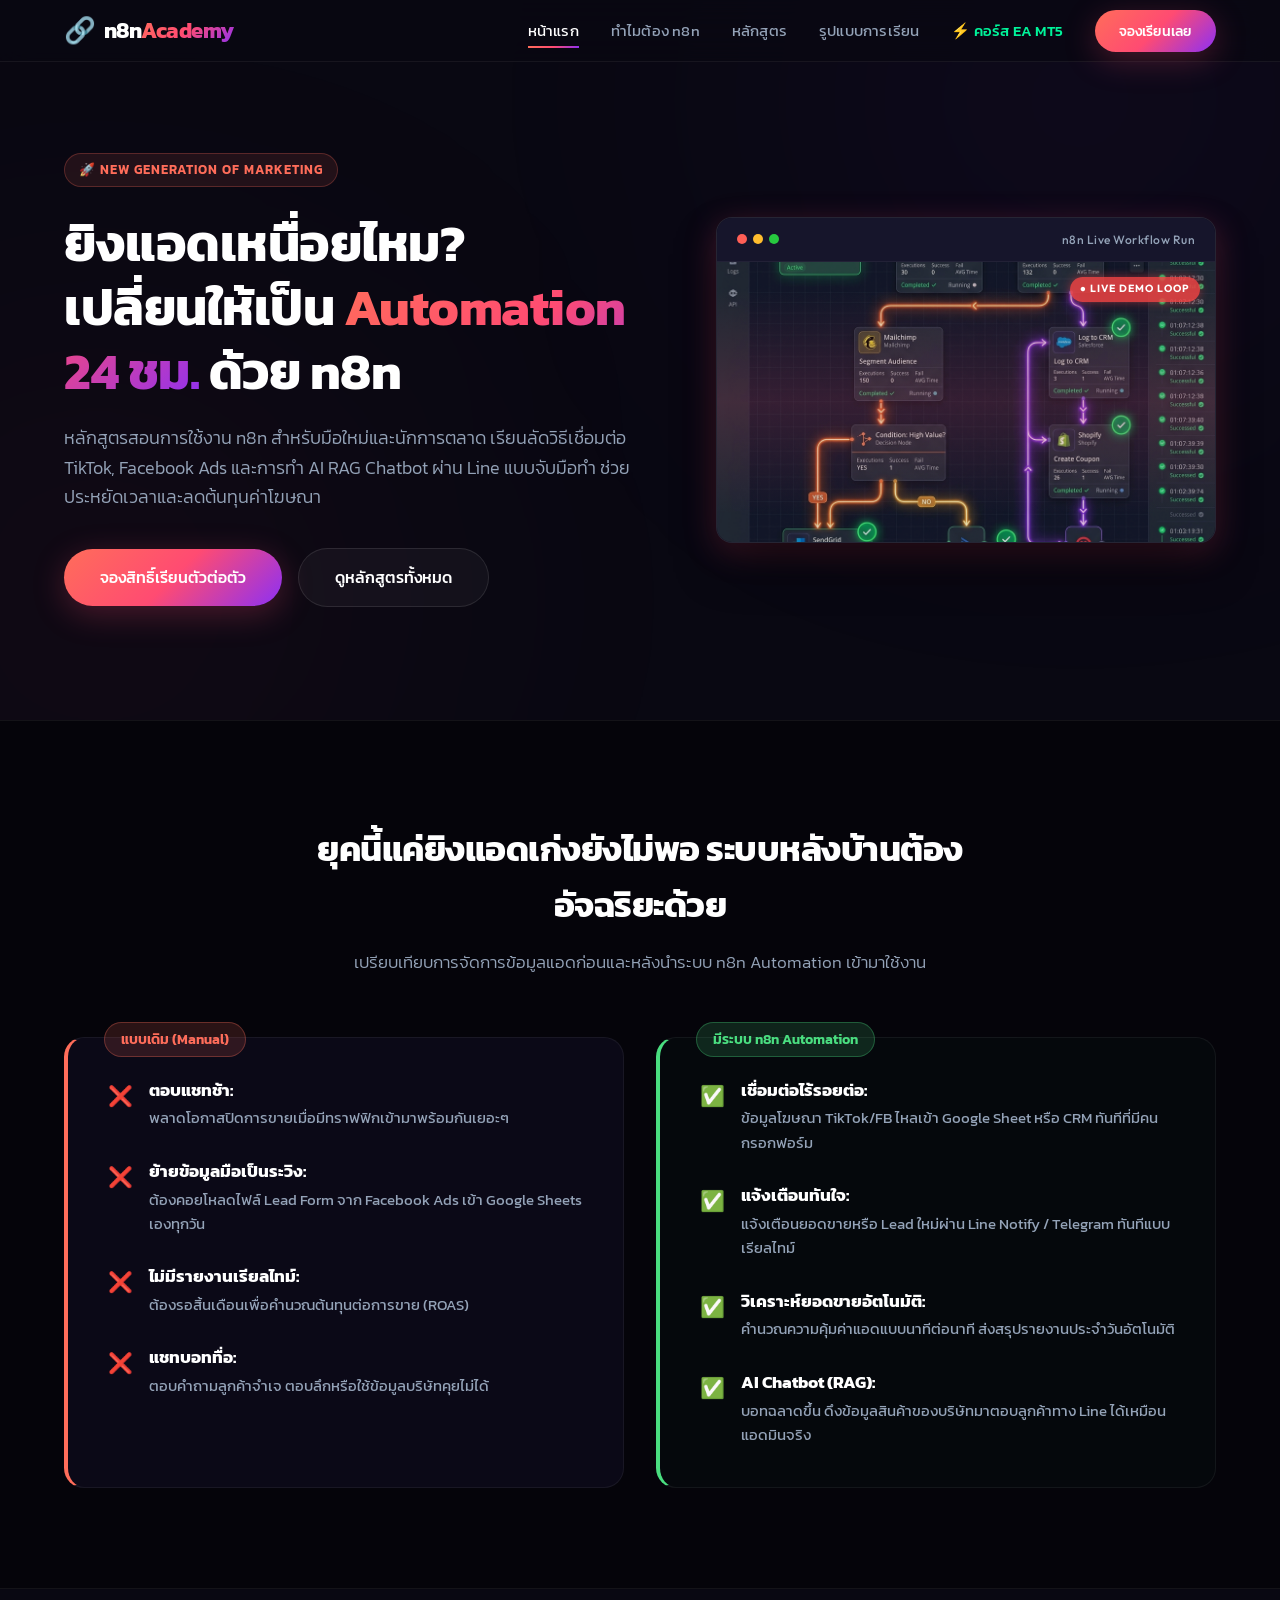
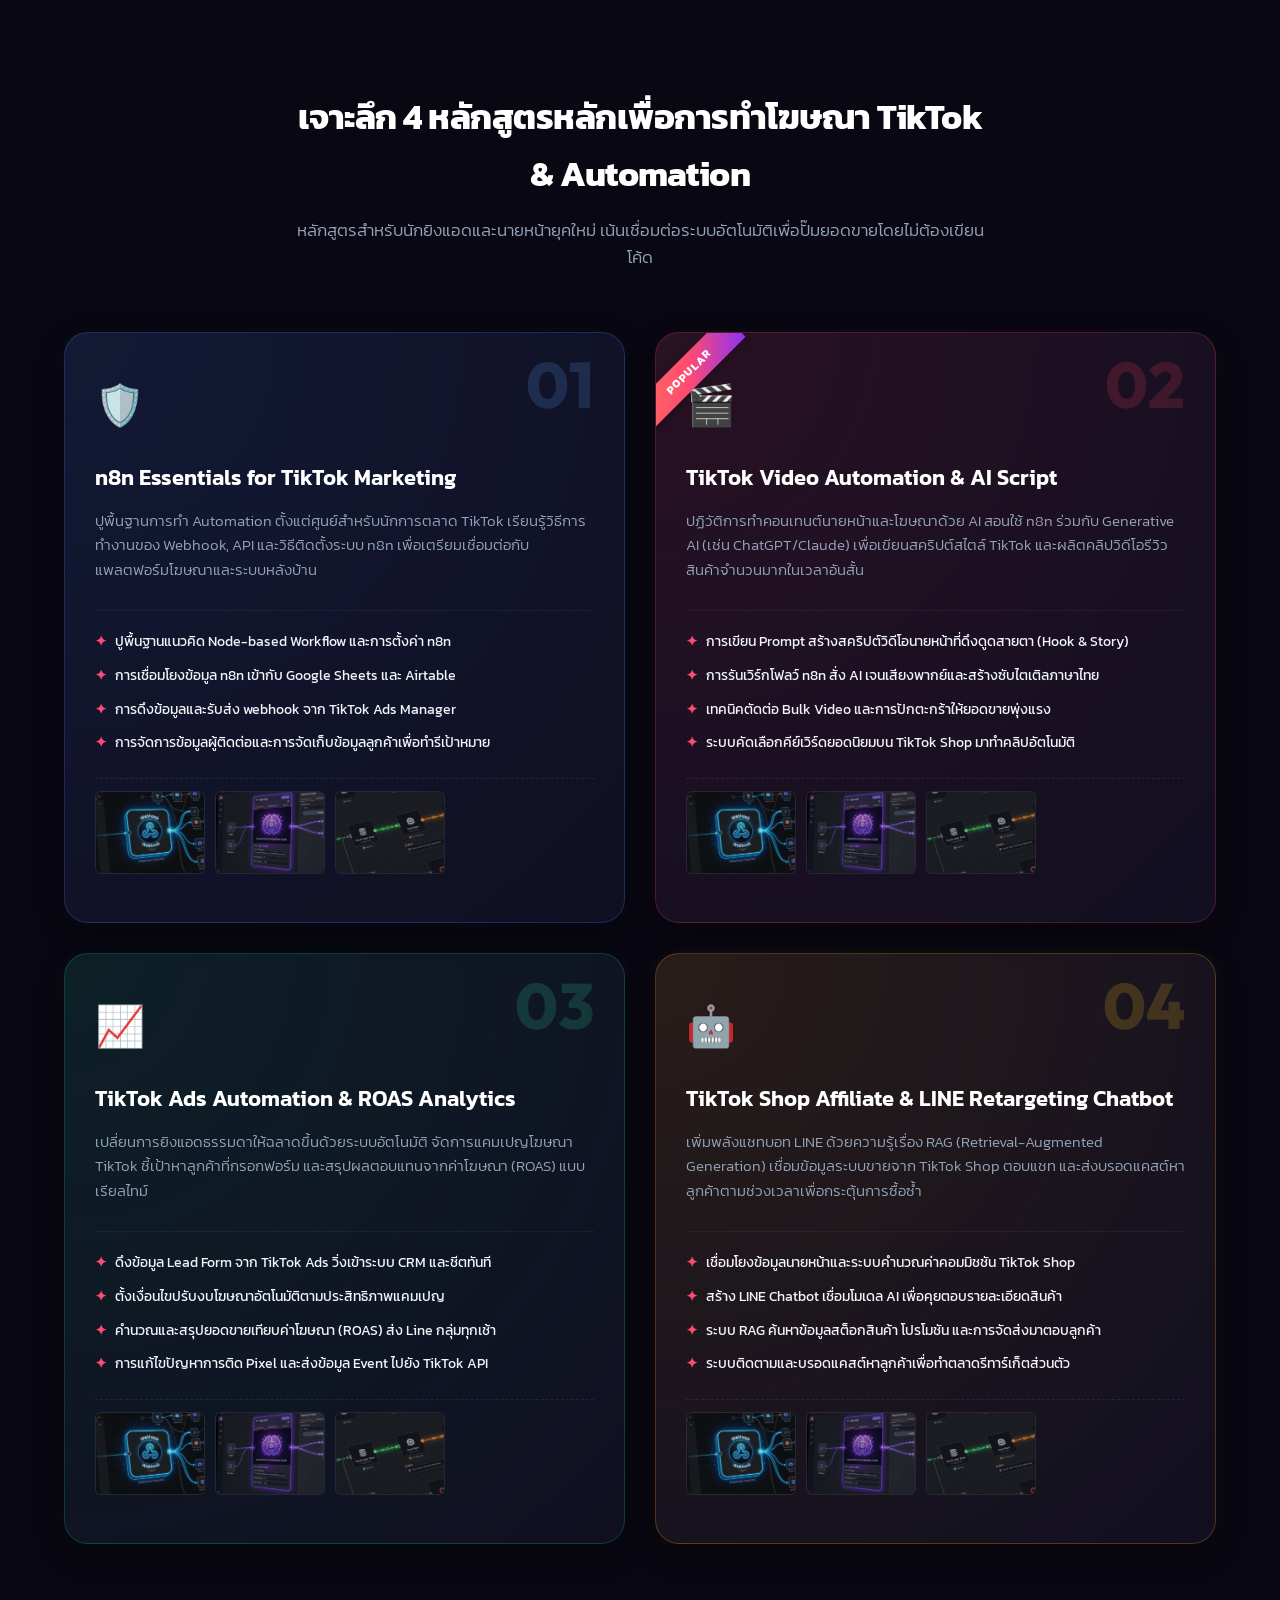
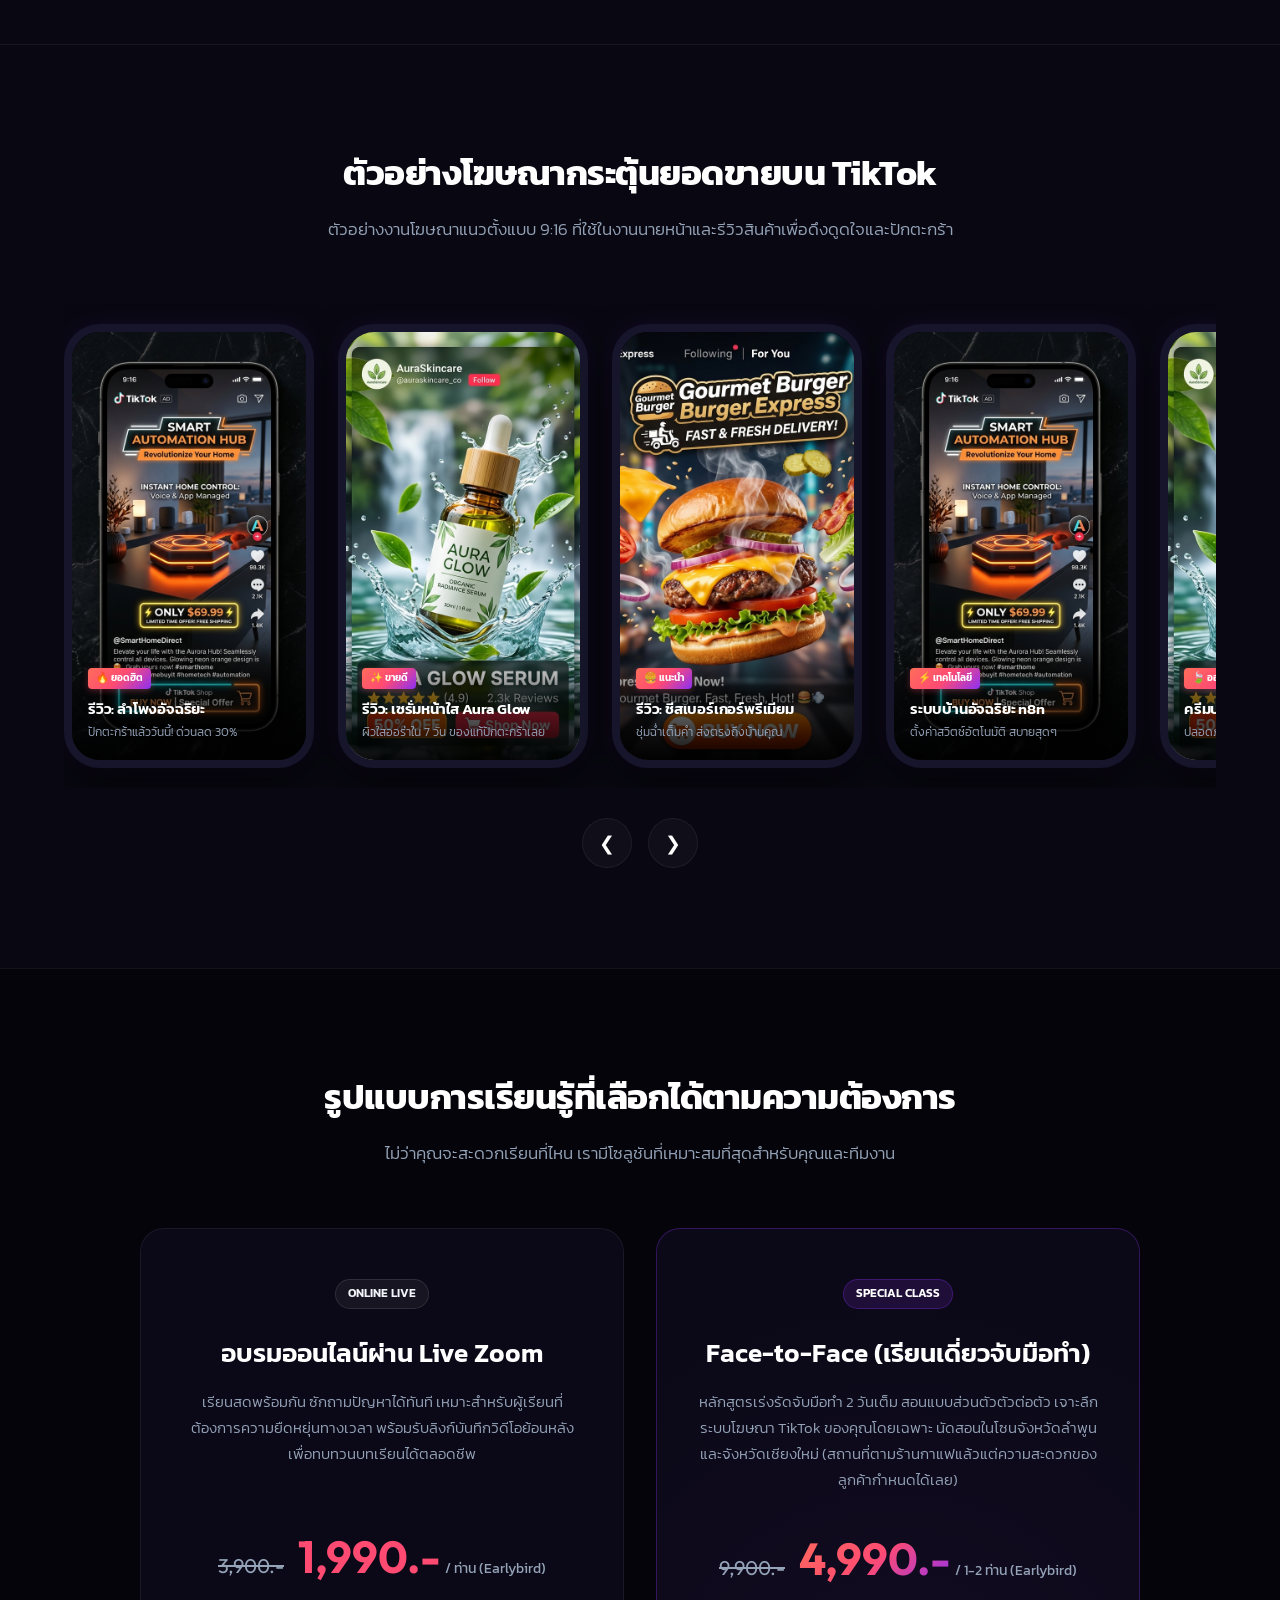
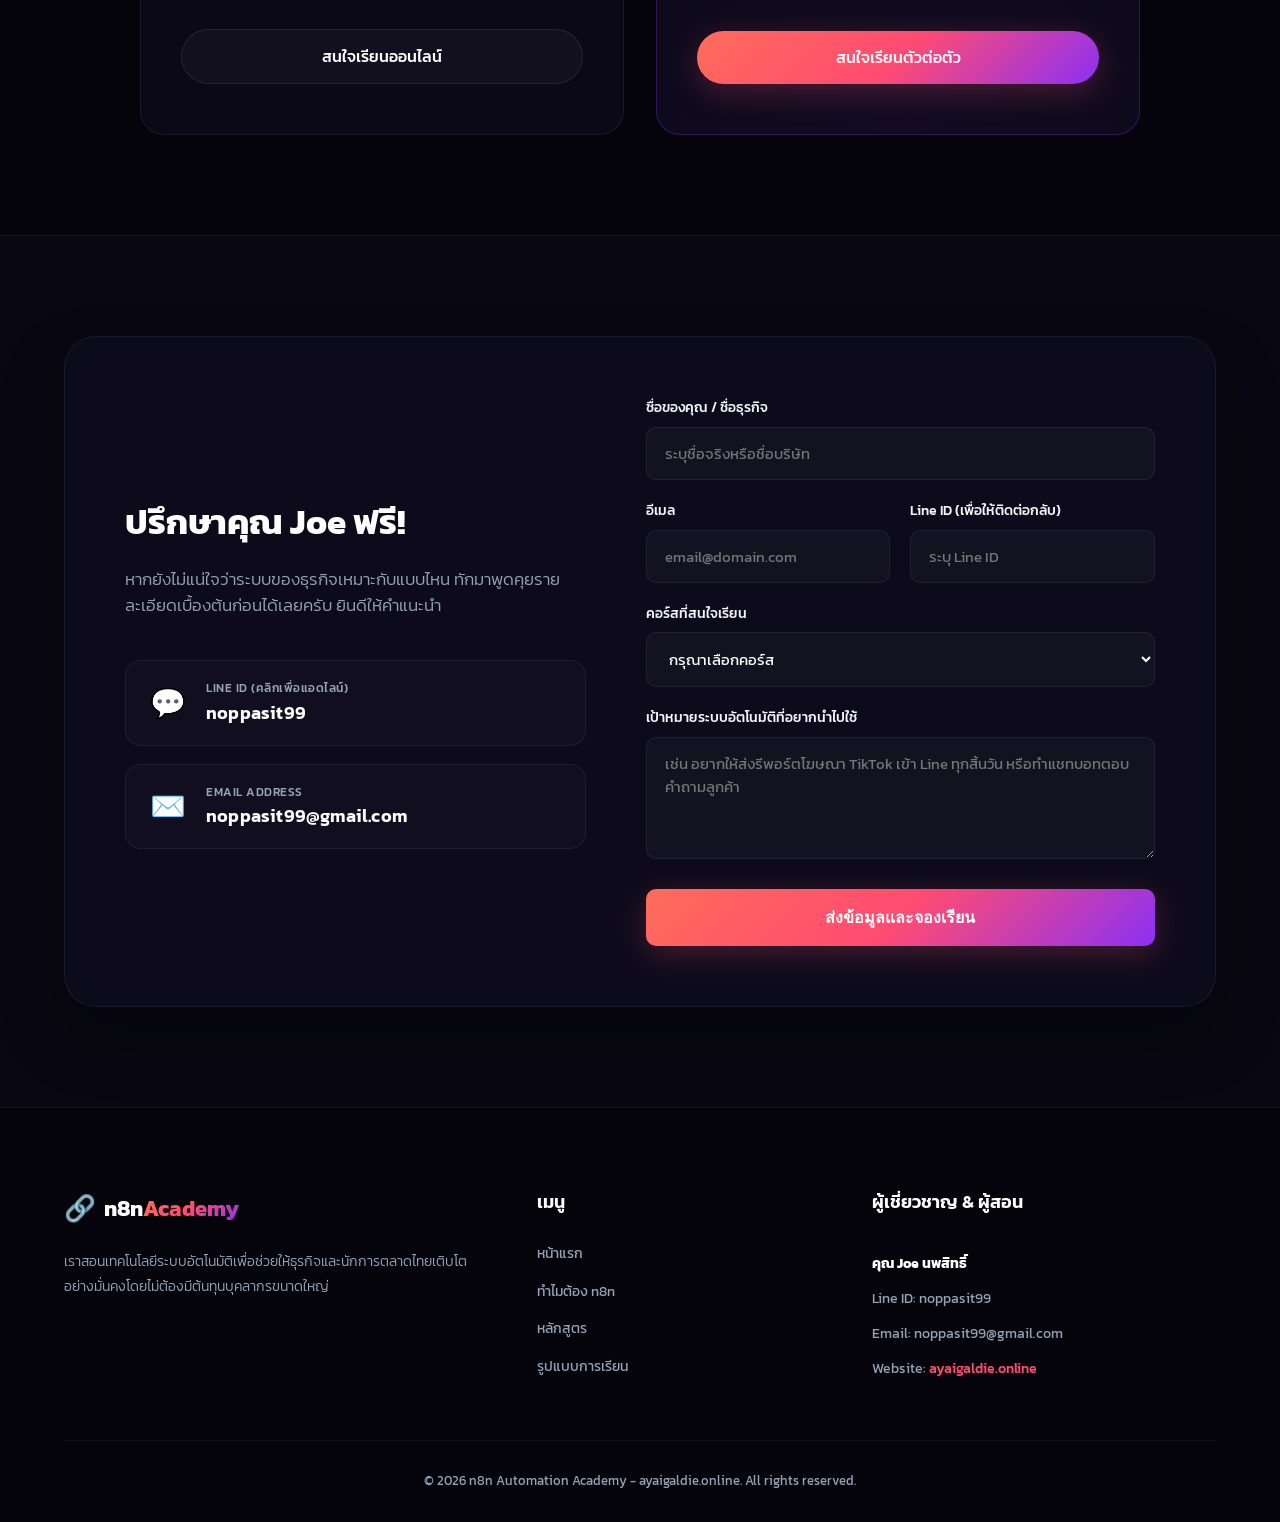
<file: index.html>
<!DOCTYPE html>
<html lang="th">
<head>
    <meta charset="UTF-8">
    <meta name="viewport" content="width=device-width, initial-scale=1.0">
    <title>n8n Automation Academy - เปลี่ยนการยิงแอดธรรมดาให้เป็นระบบอัตโนมัติ</title>
    <meta name="description" content="หลักสูตรเรียนลัดสอนการใช้งาน n8n Workflow Automation สำหรับมือใหม่และนักการตลาด เรียนรู้การทำ Ads Automation บน Facebook, TikTok และการสร้าง AI RAG Chatbot เชื่อมต่อกับ Line">
    
    <!-- Google Fonts: Outfit & Kanit -->
    <link rel="preconnect" href="https://fonts.googleapis.com">
    <link rel="preconnect" href="https://fonts.gstatic.com" crossorigin>
    <link href="https://fonts.googleapis.com/css2?family=Kanit:wght@200;300;400;500;600;700&family=Outfit:wght@300;400;500;600;700;800&display=swap" rel="stylesheet">
    
    <link rel="stylesheet" href="style.css">
</head>
<body>
    <!-- Navbar -->
    <nav class="navbar" id="main-nav">
        <div class="nav-container">
            <a href="#hero" class="nav-logo">
                <span class="logo-icon">🔗</span>
                <span class="logo-text">n8n<span>Academy</span></span>
            </a>
            <div class="nav-toggle" id="nav-toggle-btn">
                <span></span>
                <span></span>
                <span></span>
            </div>
            <ul class="nav-menu" id="nav-menu-list">
                <li><a href="#hero" class="nav-link active">หน้าแรก</a></li>
                <li><a href="#pain-points" class="nav-link">ทำไมต้อง n8n</a></li>
                <li><a href="#modules" class="nav-link">หลักสูตร</a></li>
                <li><a href="#formats" class="nav-link">รูปแบบการเรียน</a></li>
                <li><a href="/ea/" class="nav-link" style="color: #00f59b; font-weight: 500;">⚡ คอร์ส EA MT5</a></li>
                <li><a href="#contact" class="nav-btn">จองเรียนเลย</a></li>
            </ul>
        </div>
    </nav>

    <!-- Hero Section -->
    <section class="hero-section" id="hero">
        <div class="hero-glow-1"></div>
        <div class="hero-glow-2"></div>
        <div class="hero-container">
            <div class="hero-content">
                <div class="badge">🚀 NEW GENERATION OF MARKETING</div>
                <h1 class="hero-title">
                    ยิงแอดเหนื่อยไหม?<br>
                    เปลี่ยนให้เป็น <span class="gradient-text">Automation 24 ชม.</span> ด้วย n8n
                </h1>
                <p class="hero-subtitle">
                    หลักสูตรสอนการใช้งาน n8n สำหรับมือใหม่และนักการตลาด เรียนลัดวิธีเชื่อมต่อ TikTok, Facebook Ads และการทำ AI RAG Chatbot ผ่าน Line แบบจับมือทำ ช่วยประหยัดเวลาและลดต้นทุนค่าโฆษณา
                </p>
                <div class="hero-actions">
                    <a href="#contact" class="primary-btn" id="hero-cta-booking">จองสิทธิ์เรียนตัวต่อตัว</a>
                    <a href="#modules" class="secondary-btn" id="hero-cta-modules">ดูหลักสูตรทั้งหมด</a>
                </div>
            </div>
            <div class="hero-visual">
                <!-- Video Mockup Frame with n8n Looping Visualization -->
                <div class="video-mockup-container">
                    <div class="mockup-header">
                        <div class="mockup-dots">
                            <span class="dot-red"></span>
                            <span class="dot-yellow"></span>
                            <span class="dot-green"></span>
                        </div>
                        <div class="mockup-title">n8n Live Workflow Run</div>
                    </div>
                    <div class="mockup-body">
                        <img src="n8n_workflow_demo.png" alt="n8n Automation Run" class="mockup-img">
                        <div class="video-overlay-scan"></div>
                        <div class="play-badge">● LIVE DEMO LOOP</div>
                    </div>
                </div>
            </div>
        </div>
    </section>

    <!-- Pain Points Section -->
    <section class="pain-points-section" id="pain-points">
        <div class="section-container">
            <div class="section-header">
                <h2 class="section-title">ยุคนี้แค่ยิงแอดเก่งยังไม่พอ ระบบหลังบ้านต้องอัจฉริยะด้วย</h2>
                <p class="section-desc">เปรียบเทียบการจัดการข้อมูลแอดก่อนและหลังนำระบบ n8n Automation เข้ามาใช้งาน</p>
            </div>
            <div class="comparison-grid">
                <div class="comparison-card card-before">
                    <div class="card-badge badge-red">แบบเดิม (Manual)</div>
                    <ul class="comparison-list">
                        <li>
                            <span class="list-icon">❌</span>
                            <div class="list-text">
                                <strong>ตอบแชทช้า:</strong> พลาดโอกาสปิดการขายเมื่อมีทราฟฟิกเข้ามาพร้อมกันเยอะๆ
                            </div>
                        </li>
                        <li>
                            <span class="list-icon">❌</span>
                            <div class="list-text">
                                <strong>ย้ายข้อมูลมือเป็นระวิง:</strong> ต้องคอยโหลดไฟล์ Lead Form จาก Facebook Ads เข้า Google Sheets เองทุกวัน
                            </div>
                        </li>
                        <li>
                            <span class="list-icon">❌</span>
                            <div class="list-text">
                                <strong>ไม่มีรายงานเรียลไทม์:</strong> ต้องรอสิ้นเดือนเพื่อคำนวณต้นทุนต่อการขาย (ROAS)
                            </div>
                        </li>
                        <li>
                            <span class="list-icon">❌</span>
                            <div class="list-text">
                                <strong>แชทบอททื่อ:</strong> ตอบคำถามลูกค้าจำเจ ตอบลึกหรือใช้ข้อมูลบริษัทคุยไม่ได้
                            </div>
                        </li>
                    </ul>
                </div>
                
                <div class="comparison-card card-after">
                    <div class="card-badge badge-green">มีระบบ n8n Automation</div>
                    <ul class="comparison-list">
                        <li>
                            <span class="list-icon">✅</span>
                            <div class="list-text">
                                <strong>เชื่อมต่อไร้รอยต่อ:</strong> ข้อมูลโฆษณา TikTok/FB ไหลเข้า Google Sheet หรือ CRM ทันทีที่มีคนกรอกฟอร์ม
                            </div>
                        </li>
                        <li>
                            <span class="list-icon">✅</span>
                            <div class="list-text">
                                <strong>แจ้งเตือนทันใจ:</strong> แจ้งเตือนยอดขายหรือ Lead ใหม่ผ่าน Line Notify / Telegram ทันทีแบบเรียลไทม์
                            </div>
                        </li>
                        <li>
                            <span class="list-icon">✅</span>
                            <div class="list-text">
                                <strong>วิเคราะห์ยอดขายอัตโนมัติ:</strong> คำนวณความคุ้มค่าแอดแบบนาทีต่อนาที ส่งสรุปรายงานประจำวันอัตโนมัติ
                            </div>
                        </li>
                        <li>
                            <span class="list-icon">✅</span>
                            <div class="list-text">
                                <strong>AI Chatbot (RAG):</strong> บอทฉลาดขึ้น ดึงข้อมูลสินค้าของบริษัทมาตอบลูกค้าทาง Line ได้เหมือนแอดมินจริง
                            </div>
                        </li>
                    </ul>
                </div>
            </div>
        </div>
    </section>

    <!-- Course Modules Section -->
    <section class="modules-section" id="modules">
        <div class="section-container">
            <div class="section-header">
                <h2 class="section-title">เจาะลึก 4 หลักสูตรหลักเพื่อการทำโฆษณา TikTok & Automation</h2>
                <p class="section-desc">หลักสูตรสำหรับนักยิงแอดและนายหน้ายุคใหม่ เน้นเชื่อมต่อระบบอัตโนมัติเพื่อปั๊มยอดขายโดยไม่ต้องเขียนโค้ด</p>
            </div>
            
            <div class="modules-grid">
                <!-- Module 1 -->
                <div class="module-card card-blue">
                    <div class="module-number">01</div>
                    <div class="module-icon">🛡️</div>
                    <h3 class="module-title">n8n Essentials for TikTok Marketing</h3>
                    <p class="module-desc">ปูพื้นฐานการทำ Automation ตั้งแต่ศูนย์สำหรับนักการตลาด TikTok เรียนรู้วิธีการทำงานของ Webhook, API และวิธีติดตั้งระบบ n8n เพื่อเตรียมเชื่อมต่อกับแพลตฟอร์มโฆษณาและระบบหลังบ้าน</p>
                    <ul class="module-features">
                        <li>ปูพื้นฐานแนวคิด Node-based Workflow และการตั้งค่า n8n</li>
                        <li>การเชื่อมโยงข้อมูล n8n เข้ากับ Google Sheets และ Airtable</li>
                        <li>การดึงข้อมูลและรับส่ง webhook จาก TikTok Ads Manager</li>
                        <li>การจัดการข้อมูลผู้ติดต่อและการจัดเก็บข้อมูลลูกค้าเพื่อทำรีเป้าหมาย</li>
                    </ul>
                    <div class="workflow-gallery">
                        <div class="wf-img-container"><img src="wf_trigger.png" alt="TikTok Ad Webhook Trigger"></div>
                        <div class="wf-img-container"><img src="wf_ai.png" alt="Process Lead Info"></div>
                        <div class="wf-img-container"><img src="wf_output.png" alt="Save to Google Sheet"></div>
                    </div>
                </div>

                <!-- Module 2 -->
                <div class="module-card featured-card card-pink">
                    <div class="card-ribbon">POPULAR</div>
                    <div class="module-number">02</div>
                    <div class="module-icon">🎬</div>
                    <h3 class="module-title">TikTok Video Automation & AI Script</h3>
                    <p class="module-desc">ปฏิวัติการทำคอนเทนต์นายหน้าและโฆษณาด้วย AI สอนใช้ n8n ร่วมกับ Generative AI (เช่น ChatGPT/Claude) เพื่อเขียนสคริปต์สไตล์ TikTok และผลิตคลิปวิดีโอรีวิวสินค้าจำนวนมากในเวลาอันสั้น</p>
                    <ul class="module-features">
                        <li>การเขียน Prompt สร้างสคริปต์วิดีโอนายหน้าที่ดึงดูดสายตา (Hook & Story)</li>
                        <li>การรันเวิร์กโฟลว์ n8n สั่ง AI เจนเสียงพากย์และสร้างซับไตเติลภาษาไทย</li>
                        <li>เทคนิคตัดต่อ Bulk Video และการปักตะกร้าให้ยอดขายพุ่งแรง</li>
                        <li>ระบบคัดเลือกคีย์เวิร์ดยอดนิยมบน TikTok Shop มาทำคลิปอัตโนมัติ</li>
                    </ul>
                    <div class="workflow-gallery">
                        <div class="wf-img-container"><img src="wf_trigger.png" alt="Select High-Demand Product"></div>
                        <div class="wf-img-container"><img src="wf_ai.png" alt="AI Generated Review Script"></div>
                        <div class="wf-img-container"><img src="wf_output.png" alt="Bulk CapCut Auto Editing"></div>
                    </div>
                </div>

                <!-- Module 3 -->
                <div class="module-card card-green">
                    <div class="module-number">03</div>
                    <div class="module-icon">📈</div>
                    <h3 class="module-title">TikTok Ads Automation & ROAS Analytics</h3>
                    <p class="module-desc">เปลี่ยนการยิงแอดธรรมดาให้ฉลาดขึ้นด้วยระบบอัตโนมัติ จัดการแคมเปญโฆษณา TikTok ชี้เป้าหาลูกค้าที่กรอกฟอร์ม และสรุปผลตอบแทนจากค่าโฆษณา (ROAS) แบบเรียลไทม์</p>
                    <ul class="module-features">
                        <li>ดึงข้อมูล Lead Form จาก TikTok Ads วิ่งเข้าระบบ CRM และชีตทันที</li>
                        <li>ตั้งเงื่อนไขปรับงบโฆษณาอัตโนมัติตามประสิทธิภาพแคมเปญ</li>
                        <li>คำนวณและสรุปยอดขายเทียบค่าโฆษณา (ROAS) ส่ง Line กลุ่มทุกเช้า</li>
                        <li>การแก้ไขปัญหาการติด Pixel และส่งข้อมูล Event ไปยัง TikTok API</li>
                    </ul>
                    <div class="workflow-gallery">
                        <div class="wf-img-container"><img src="wf_trigger.png" alt="Lead Form Trigger"></div>
                        <div class="wf-img-container"><img src="wf_ai.png" alt="Auto Campaign Adjuster"></div>
                        <div class="wf-img-container"><img src="wf_output.png" alt="Send Line Summary Report"></div>
                    </div>
                </div>

                <!-- Module 4 -->
                <div class="module-card card-orange">
                    <div class="module-number">04</div>
                    <div class="module-icon">🤖</div>
                    <h3 class="module-title">TikTok Shop Affiliate & LINE Retargeting Chatbot</h3>
                    <p class="module-desc">เพิ่มพลังแชทบอท LINE ด้วยความรู้เรื่อง RAG (Retrieval-Augmented Generation) เชื่อมข้อมูลระบบขายจาก TikTok Shop ตอบแชท และส่งบรอดแคสต์หาลูกค้าตามช่วงเวลาเพื่อกระตุ้นการซื้อซ้ำ</p>
                    <ul class="module-features">
                        <li>เชื่อมโยงข้อมูลนายหน้าและระบบคำนวณค่าคอมมิชชัน TikTok Shop</li>
                        <li>สร้าง LINE Chatbot เชื่อมโมเดล AI เพื่อคุยตอบรายละเอียดสินค้า</li>
                        <li>ระบบ RAG ค้นหาข้อมูลสต็อกสินค้า โปรโมชัน และการจัดส่งมาตอบลูกค้า</li>
                        <li>ระบบติดตามและบรอดแคสต์หาลูกค้าเพื่อทำตลาดรีทาร์เก็ตส่วนตัว</li>
                    </ul>
                    <div class="workflow-gallery">
                        <div class="wf-img-container"><img src="wf_trigger.png" alt="Customer LINE Message"></div>
                        <div class="wf-img-container"><img src="wf_ai.png" alt="RAG Product Database Search"></div>
                        <div class="wf-img-container"><img src="wf_output.png" alt="Send Smart reply to customer"></div>
                    </div>
                </div>
            </div>
        </div>
    </section>    <!-- TikTok Ads Showcase Section -->
    <section class="showcase-section" id="showcase">
        <div class="section-container">
            <div class="section-header">
                <h2 class="section-title">ตัวอย่างโฆษณากระตุ้นยอดขายบน TikTok</h2>
                <p class="section-desc">ตัวอย่างงานโฆษณาแนวตั้งแบบ 9:16 ที่ใช้ในงานนายหน้าและรีวิวสินค้าเพื่อดึงดูดใจและปักตะกร้า</p>
            </div>
            
            <!-- Carousel container -->
            <div class="carousel-wrapper">
                <div class="carousel-track" id="carousel-track-list">
                    <!-- Ad 1 -->
                    <div class="carousel-item">
                        <div class="phone-mockup">
                            <div class="phone-screen">
                                <img src="tiktok_ad_gadget.png" alt="Smart Home Gadget Ad">
                                <div class="ad-overlay">
                                    <span class="ad-tag">🔥 ยอดฮิต</span>
                                    <h4>รีวิว: ลำโพงอัจฉริยะ</h4>
                                    <p>ปักตะกร้าแล้ววันนี้! ด่วนลด 30%</p>
                                </div>
                            </div>
                        </div>
                    </div>
                    <!-- Ad 2 -->
                    <div class="carousel-item">
                        <div class="phone-mockup">
                            <div class="phone-screen">
                                <img src="tiktok_ad_skincare.png" alt="Skincare Glow Serum Ad">
                                <div class="ad-overlay">
                                    <span class="ad-tag">✨ ขายดี</span>
                                    <h4>รีวิว: เซรั่มหน้าใส Aura Glow</h4>
                                    <p>ผิวใสออร่าใน 7 วัน ของแท้ปักตะกร้าเลย</p>
                                </div>
                            </div>
                        </div>
                    </div>
                    <!-- Ad 3 -->
                    <div class="carousel-item">
                        <div class="phone-mockup">
                            <div class="phone-screen">
                                <img src="tiktok_ad_food.png" alt="Gourmet Burger Ad">
                                <div class="ad-overlay">
                                    <span class="ad-tag">🍔 แนะนำ</span>
                                    <h4>รีวิว: ชีสเบอร์เกอร์พรีเมียม</h4>
                                    <p>ชุ่มฉ่ำเต็มคำ ส่งตรงถึงบ้านคุณ</p>
                                </div>
                            </div>
                        </div>
                    </div>
                    <!-- Ad 4 -->
                    <div class="carousel-item">
                        <div class="phone-mockup">
                            <div class="phone-screen">
                                <img src="tiktok_ad_gadget.png" alt="Smart Automation Hub Ad">
                                <div class="ad-overlay">
                                    <span class="ad-tag">⚡ เทคโนโลยี</span>
                                    <h4>ระบบบ้านอัจฉริยะ n8n</h4>
                                    <p>ตั้งค่าสวิตช์อัตโนมัติ สบายสุดๆ</p>
                                </div>
                            </div>
                        </div>
                    </div>
                    <!-- Ad 5 -->
                    <div class="carousel-item">
                        <div class="phone-mockup">
                            <div class="phone-screen">
                                <img src="tiktok_ad_skincare.png" alt="Organic Cream Ad">
                                <div class="ad-overlay">
                                    <span class="ad-tag">🍃 ออร์แกนิก</span>
                                    <h4>ครีมบำรุงออร์แกนิก</h4>
                                    <p>ปลอดภัยไร้สารเคมี รีวิวจากผู้ใช้จริง</p>
                                </div>
                            </div>
                        </div>
                    </div>
                    <!-- Ad 6 -->
                    <div class="carousel-item">
                        <div class="phone-mockup">
                            <div class="phone-screen">
                                <img src="tiktok_ad_food.png" alt="Crispy Fries Ad">
                                <div class="ad-overlay">
                                    <span class="ad-tag">🍟 ทานเล่น</span>
                                    <h4>มันฝรั่งทอดกรอบสูตรพิเศษ</h4>
                                    <p>กรอบอร่อย เคี้ยวเพลินจนหยุดไม่ได้</p>
                                </div>
                            </div>
                        </div>
                    </div>
                    <!-- Ad 7 -->
                    <div class="carousel-item">
                        <div class="phone-mockup">
                            <div class="phone-screen">
                                <img src="tiktok_ad_gadget.png" alt="Smart Watch Ad">
                                <div class="ad-overlay">
                                    <span class="ad-tag">⌚ กีฬา</span>
                                    <h4>นาฬิกาออกกำลังกายอัจฉริยะ</h4>
                                    <p>วัดชีพจร ระยะทาง ครบจบในเครื่องเดียว</p>
                                </div>
                            </div>
                        </div>
                    </div>
                    <!-- Ad 8 -->
                    <div class="carousel-item">
                        <div class="phone-mockup">
                            <div class="phone-screen">
                                <img src="tiktok_ad_skincare.png" alt="Sunscreen Ad">
                                <div class="ad-overlay">
                                    <span class="ad-tag">☀️ กันแดด</span>
                                    <h4>ครีมกันแดดเนื้อบางเบา SPF50</h4>
                                    <p>คุมมัน กันเหงื่อ ไม่เยิ้มระหว่างวัน</p>
                                </div>
                            </div>
                        </div>
                    </div>
                    <!-- Ad 9 -->
                    <div class="carousel-item">
                        <div class="phone-mockup">
                            <div class="phone-screen">
                                <img src="tiktok_ad_food.png" alt="Korean Fried Chicken Ad">
                                <div class="ad-overlay">
                                    <span class="ad-tag">🍗 ฮิตในโซเชียล</span>
                                    <h4>ไก่ทอดซอสเกาหลีเผ็ดร้อน</h4>
                                    <p>กรอบนอก นุ่มใน ซอสฉ่ำๆ สไตล์เกาหลี</p>
                                </div>
                            </div>
                        </div>
                    </div>
                    <!-- Ad 10 -->
                    <div class="carousel-item">
                        <div class="phone-mockup">
                            <div class="phone-screen">
                                <img src="tiktok_ad_gadget.png" alt="Robot Vacuum Ad">
                                <div class="ad-overlay">
                                    <span class="ad-tag">🧹 งานบ้าน</span>
                                    <h4>หุ่นยนต์ดูดฝุ่นอัจฉริยะ</h4>
                                    <p>กวาด ถู ครบในเครื่องเดียว สั่งงานผ่านแอป</p>
                                </div>
                            </div>
                        </div>
                    </div>
                </div>
            </div>
            
            <!-- Carousel Controls -->
            <div class="carousel-controls">
                <button class="carousel-control-btn btn-prev" id="carousel-prev-btn">❮</button>
                <button class="carousel-control-btn btn-next" id="carousel-next-btn">❯</button>
            </div>
        </div>
    </section>

    <!-- Learning Formats Section -->
    <section class="formats-section" id="formats">
        <div class="section-container">
            <div class="section-header">
                <h2 class="section-title">รูปแบบการเรียนรู้ที่เลือกได้ตามความต้องการ</h2>
                <p class="section-desc">ไม่ว่าคุณจะสะดวกเรียนที่ไหน เรามีโซลูชันที่เหมาะสมที่สุดสำหรับคุณและทีมงาน</p>
            </div>
            
            <div class="formats-container">
                <div class="format-card">
                    <div class="format-badge">ONLINE LIVE</div>
                    <h3 class="format-title">อบรมออนไลน์ผ่าน Live Zoom</h3>
                    <p class="format-description">เรียนสดพร้อมกัน ซักถามปัญหาได้ทันที เหมาะสำหรับผู้เรียนที่ต้องการความยืดหยุ่นทางเวลา พร้อมรับลิงก์บันทึกวิดีโอย้อนหลังเพื่อทบทวนบทเรียนได้ตลอดชีพ</p>
                    <div class="format-price">
                        <span class="price-original" style="text-decoration: line-through; color: var(--text-gray); font-size: 1.25rem; margin-right: 10px; font-family: 'Outfit', sans-serif;">3,900.-</span>
                        <span class="price-amount" style="color: #ff4b72;">1,990.-</span>
                        <span class="price-unit">/ ท่าน (Earlybird)</span>
                    </div>
                    <a href="#contact" class="format-btn" id="btn-format-online">สนใจเรียนออนไลน์</a>
                </div>
                
                <div class="format-card premium-format">
                    <div class="format-badge premium-badge">SPECIAL CLASS</div>
                    <h3 class="format-title">Face-to-Face (เรียนเดี่ยวจับมือทำ)</h3>
                    <p class="format-description">หลักสูตรเร่งรัดจับมือทำ 2 วันเต็ม สอนแบบส่วนตัวตัวต่อตัว เจาะลึกระบบโฆษณา TikTok ของคุณโดยเฉพาะ นัดสอนในโซนจังหวัดลำพูน และจังหวัดเชียงใหม่ (สถานที่ตามร้านกาแฟแล้วแต่ความสะดวกของลูกค้ากำหนดได้เลย)</p>
                    <div class="format-price">
                        <span class="price-original" style="text-decoration: line-through; color: var(--text-gray); font-size: 1.25rem; margin-right: 10px; font-family: 'Outfit', sans-serif;">9,900.-</span>
                        <span class="price-amount">4,990.-</span>
                        <span class="price-unit">/ 1-2 ท่าน (Earlybird)</span>
                    </div>
                    <a href="#contact" class="format-btn premium-btn" id="btn-format-face">สนใจเรียนตัวต่อตัว</a>
                </div>
            </div>
        </div>
    </section>

    <!-- Contact & Booking Section -->
    <section class="contact-section" id="contact">
        <div class="section-container">
            <div class="contact-box">
                <div class="contact-info">
                    <h2 class="contact-title">ปรึกษาคุณ Joe ฟรี!</h2>
                    <p class="contact-subtitle">หากยังไม่แน่ใจว่าระบบของธุรกิจเหมาะกับแบบไหน ทักมาพูดคุยรายละเอียดเบื้องต้นก่อนได้เลยครับ ยินดีให้คำแนะนำ</p>
                    
                    <div class="contact-channels">
                        <a href="https://line.me/ti/p/~noppasit99" target="_blank" class="channel-card line-channel" id="contact-line-btn">
                            <span class="channel-icon">💬</span>
                            <div class="channel-details">
                                <span class="channel-label">LINE ID (คลิกเพื่อแอดไลน์)</span>
                                <span class="channel-value">noppasit99</span>
                            </div>
                            
                            <!-- Hover Tooltip QR Code -->
                            <div class="qr-tooltip">
                                <img src="line_qr.jpg" alt="Line QR Code" class="qr-tooltip-img">
                                <span class="qr-tooltip-text">สแกนเพื่อแอดไลน์สอบถาม</span>
                            </div>
                        </a>
                        
                        <a href="mailto:noppasit99@gmail.com" class="channel-card email-channel" id="contact-email-btn">
                            <span class="channel-icon">✉️</span>
                            <div class="channel-details">
                                <span class="channel-label">EMAIL ADDRESS</span>
                                <span class="channel-value">noppasit99@gmail.com</span>
                            </div>
                        </a>
                    </div>
                </div>
                
                <div class="contact-form-container">
                    <form class="contact-form" id="booking-form">
                        <div class="form-group">
                            <label for="user-name">ชื่อของคุณ / ชื่อธุรกิจ</label>
                            <input type="text" id="user-name" name="name" placeholder="ระบุชื่อจริงหรือชื่อบริษัท" required>
                        </div>
                        <div class="form-row">
                            <div class="form-group">
                                <label for="user-email">อีเมล</label>
                                <input type="email" id="user-email" name="email" placeholder="email@domain.com" required>
                            </div>
                            <div class="form-group">
                                <label for="user-line">Line ID (เพื่อให้ติดต่อกลับ)</label>
                                <input type="text" id="user-line" name="lineId" placeholder="ระบุ Line ID" required>
                            </div>
                        </div>
                        <div class="form-group">
                            <label for="course-select">คอร์สที่สนใจเรียน</label>
                            <select id="course-select" name="course" required>
                                <option value="" disabled selected>กรุณาเลือกคอร์ส</option>
                                <option value="tiktok-n8n-basics">Module 1: n8n for TikTok Marketing (Earlybird 1,990.-)</option>
                                <option value="tiktok-video-auto">Module 2: TikTok Video Automation (Earlybird 1,990.-)</option>
                                <option value="tiktok-ads-auto">Module 3: TikTok Ads Automation & ROAS (Earlybird 1,990.-)</option>
                                <option value="tiktok-shop-affiliate">Module 4: TikTok Shop Affiliate & LINE Bot (Earlybird 1,990.-)</option>
                                <option value="face-to-face">Face-to-Face (นัดสอนตัวต่อตัว 2 วัน เชียงใหม่/ลำพูน - Earlybird 4,990.-)</option>
                                <option value="consulting">ขอคำแนะนำแพ็กเกจพิเศษองค์กร</option>
                            </select>
                        </div>
                        <div class="form-group">
                            <label for="user-message">เป้าหมายระบบอัตโนมัติที่อยากนำไปใช้</label>
                            <textarea id="user-message" name="message" rows="4" placeholder="เช่น อยากให้ส่งรีพอร์ตโฆษณา TikTok เข้า Line ทุกสิ้นวัน หรือทำแชทบอทตอบคำถามลูกค้า"></textarea>
                        </div>
                        <button type="submit" class="submit-btn" id="form-submit-btn">ส่งข้อมูลและจองเรียน</button>
                    </form>
                    
                    <!-- Form Toast Alert -->
                    <div class="toast-message" id="form-toast">
                        <span class="toast-icon">✨</span>
                        <div class="toast-text">
                            <strong>ส่งข้อมูลเรียบร้อย!</strong> คุณ Joe จะรีบติดต่อกลับโดยเร็วที่สุดครับ
                        </div>
                    </div>
                </div>
            </div>
        </div>
    </section>

    <!-- Footer -->
    <footer class="footer">
        <div class="footer-container">
            <div class="footer-brand">
                <a href="#hero" class="footer-logo">
                    <span class="logo-icon">🔗</span>
                    <span class="logo-text">n8n<span>Academy</span></span>
                </a>
                <p class="footer-about">เราสอนเทคโนโลยีระบบอัตโนมัติเพื่อช่วยให้ธุรกิจและนักการตลาดไทยเติบโตอย่างมั่นคงโดยไม่ต้องมีต้นทุนบุคลากรขนาดใหญ่</p>
            </div>
            <div class="footer-links">
                <h4>เมนู</h4>
                <ul>
                    <li><a href="#hero">หน้าแรก</a></li>
                    <li><a href="#pain-points">ทำไมต้อง n8n</a></li>
                    <li><a href="#modules">หลักสูตร</a></li>
                    <li><a href="#formats">รูปแบบการเรียน</a></li>
                </ul>
            </div>
            <div class="footer-info">
                <h4>ผู้เชี่ยวชาญ & ผู้สอน</h4>
                <p><strong>คุณ Joe นพสิทธิ์</strong></p>
                <p>Line ID: noppasit99</p>
                <p>Email: noppasit99@gmail.com</p>
                <p>Website: <a href="http://ayaigaldie.online" class="domain-link">ayaigaldie.online</a></p>
            </div>
        </div>
        <div class="footer-bottom">
            <p>&copy; 2026 n8n Automation Academy - ayaigaldie.online. All rights reserved.</p>
        </div>
    </footer>



    <script src="script.js?v=2"></script>
</body>
</html>
</file>
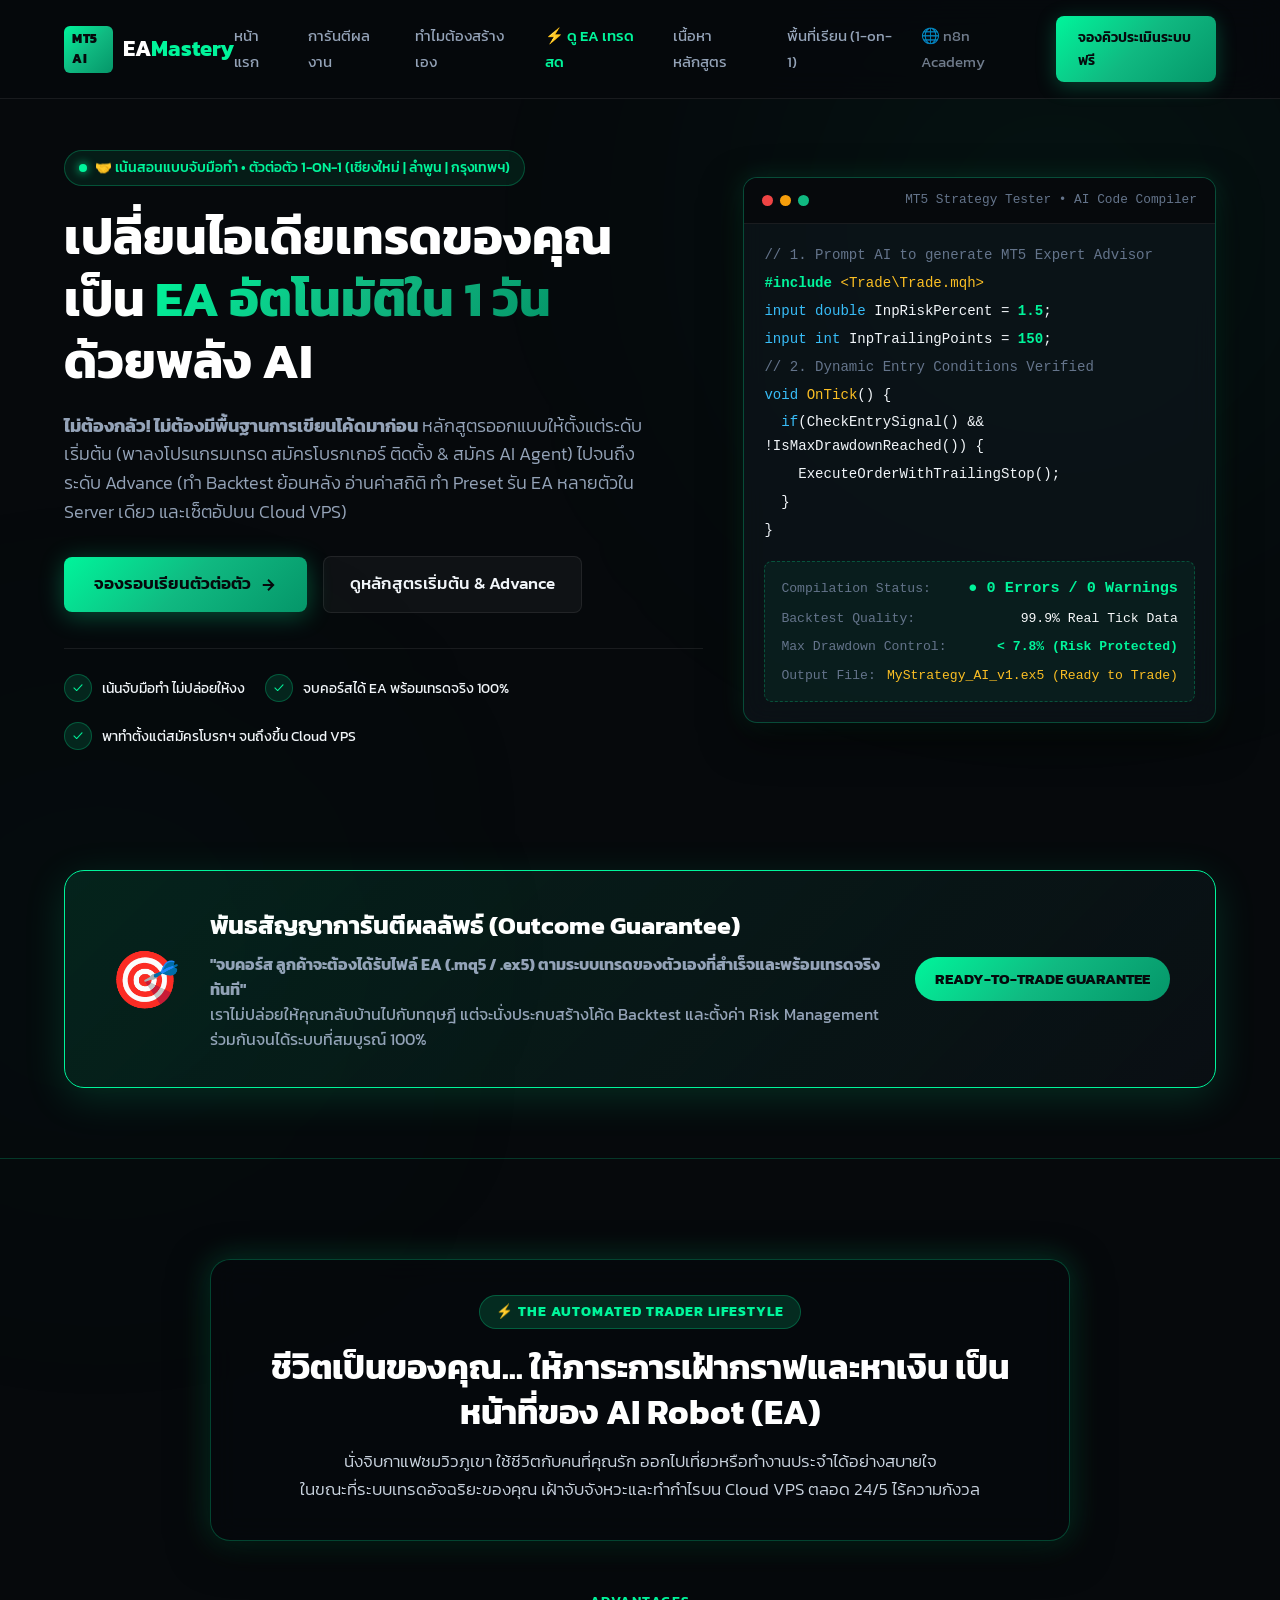
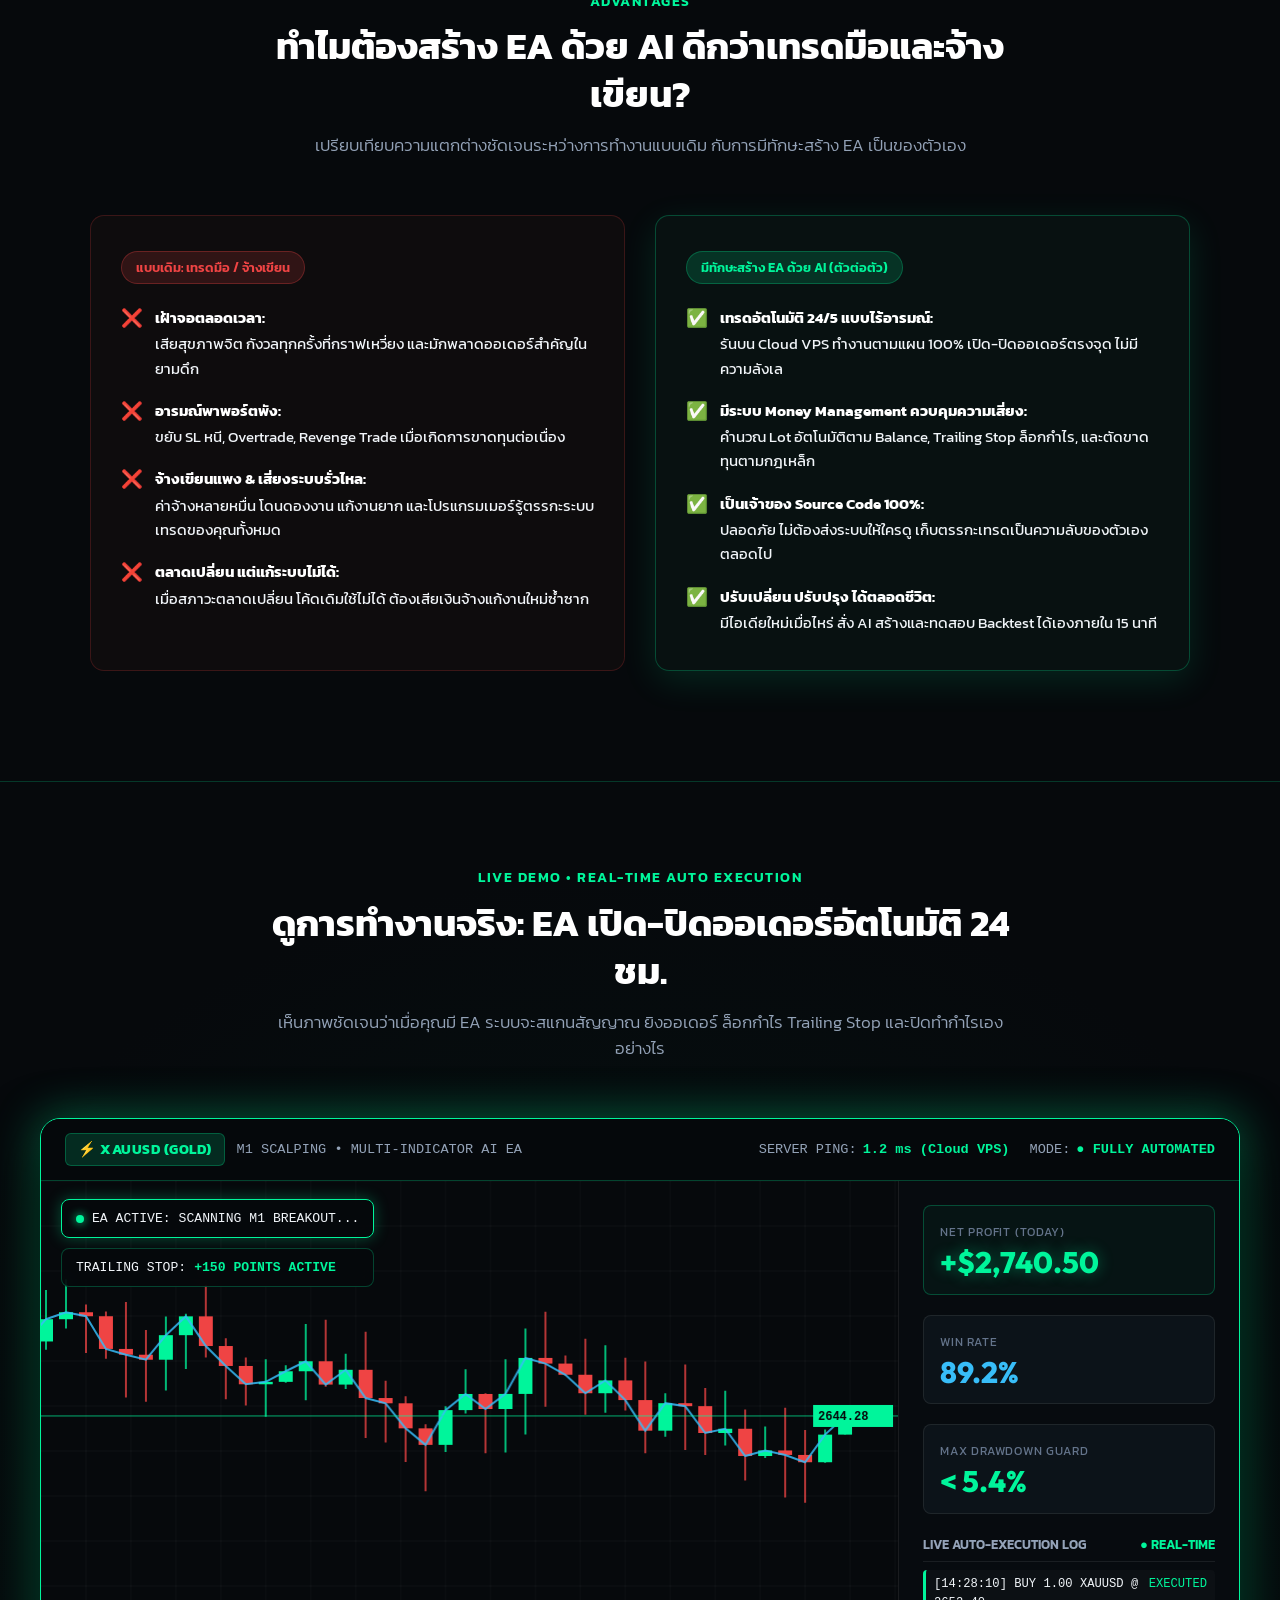
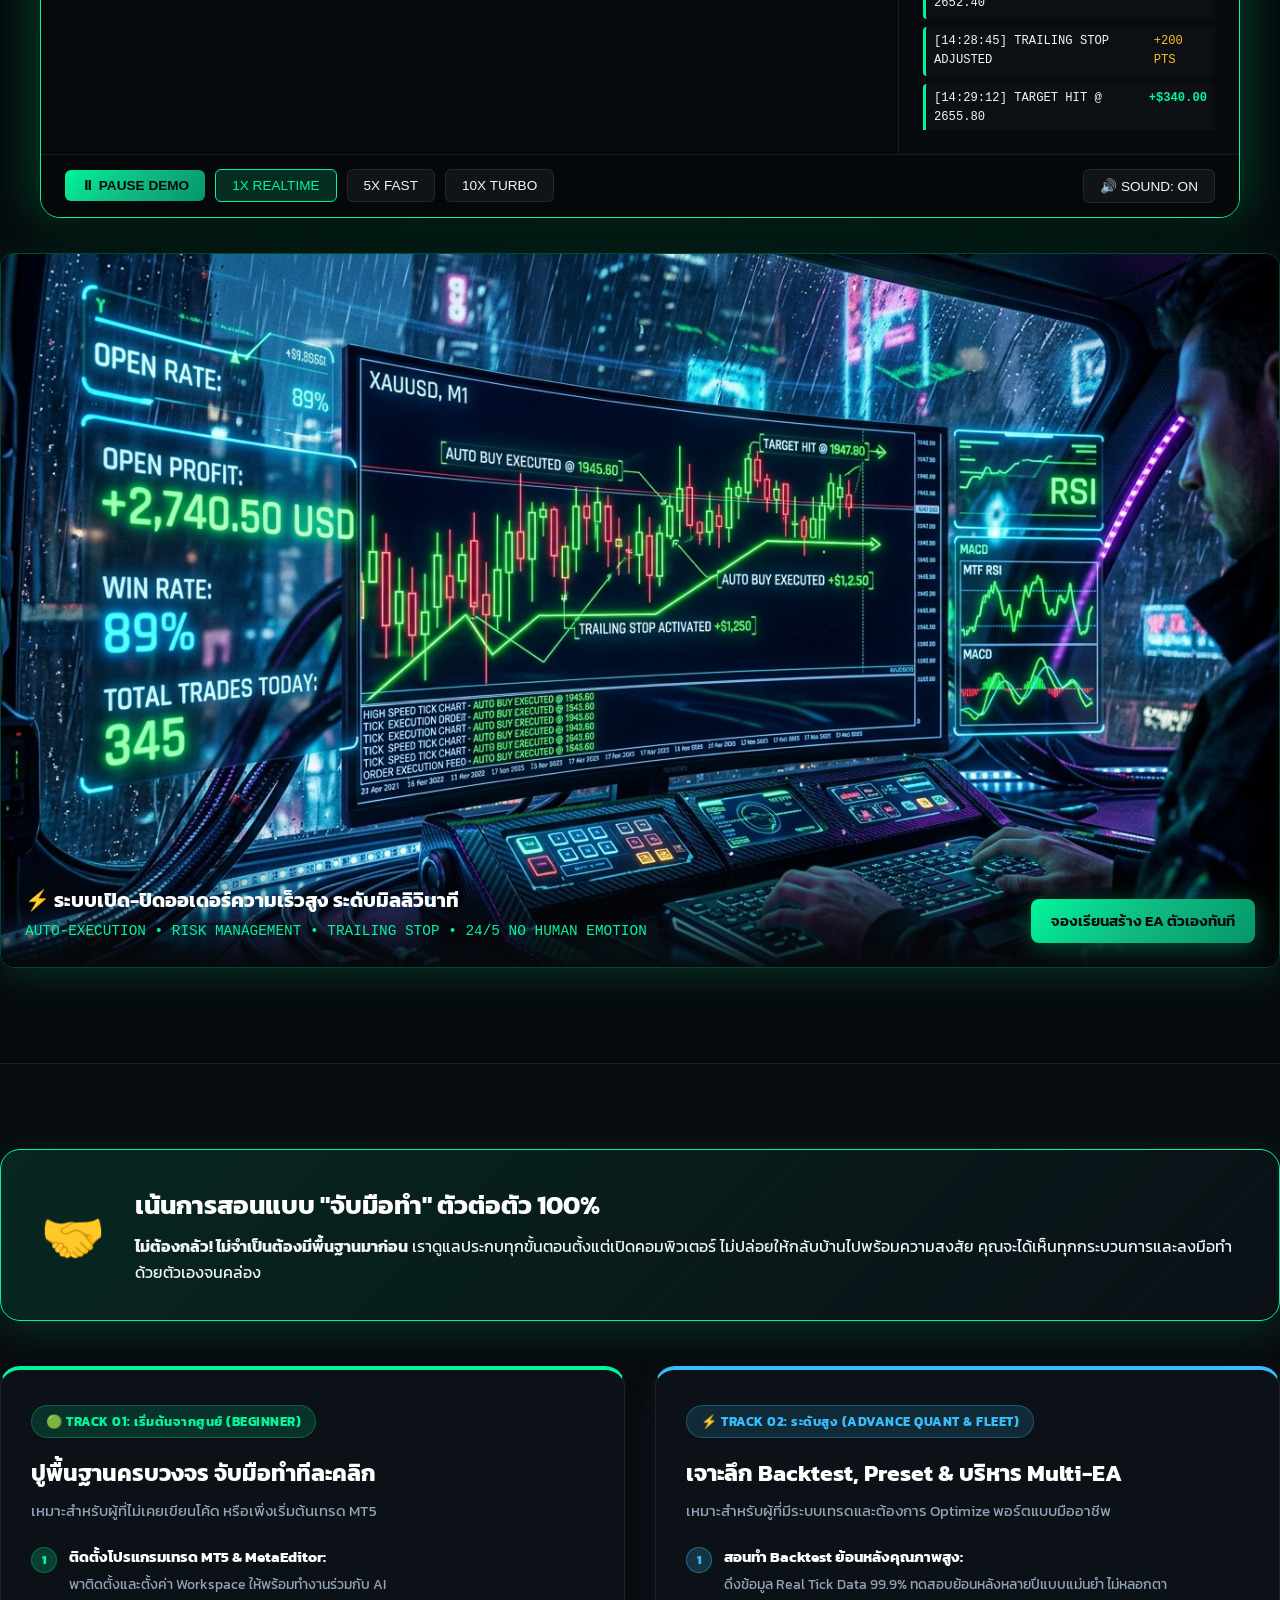
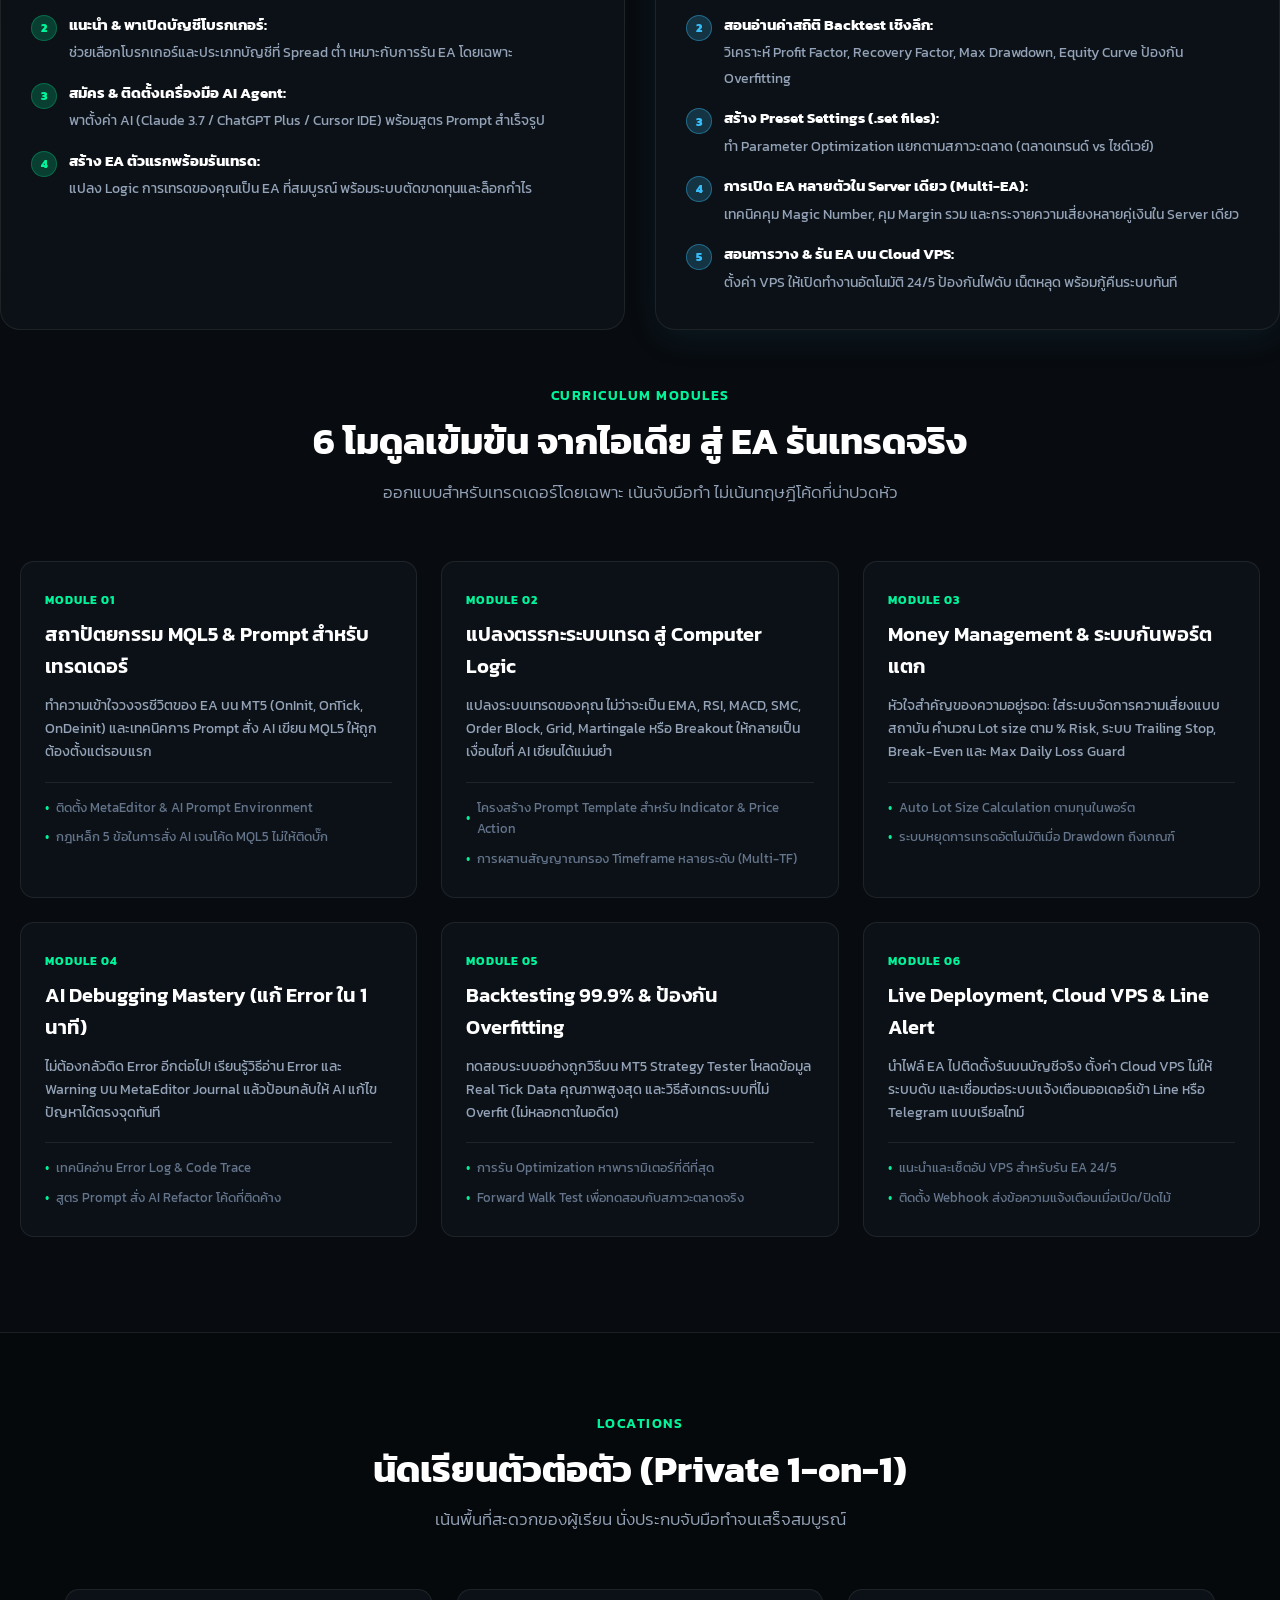
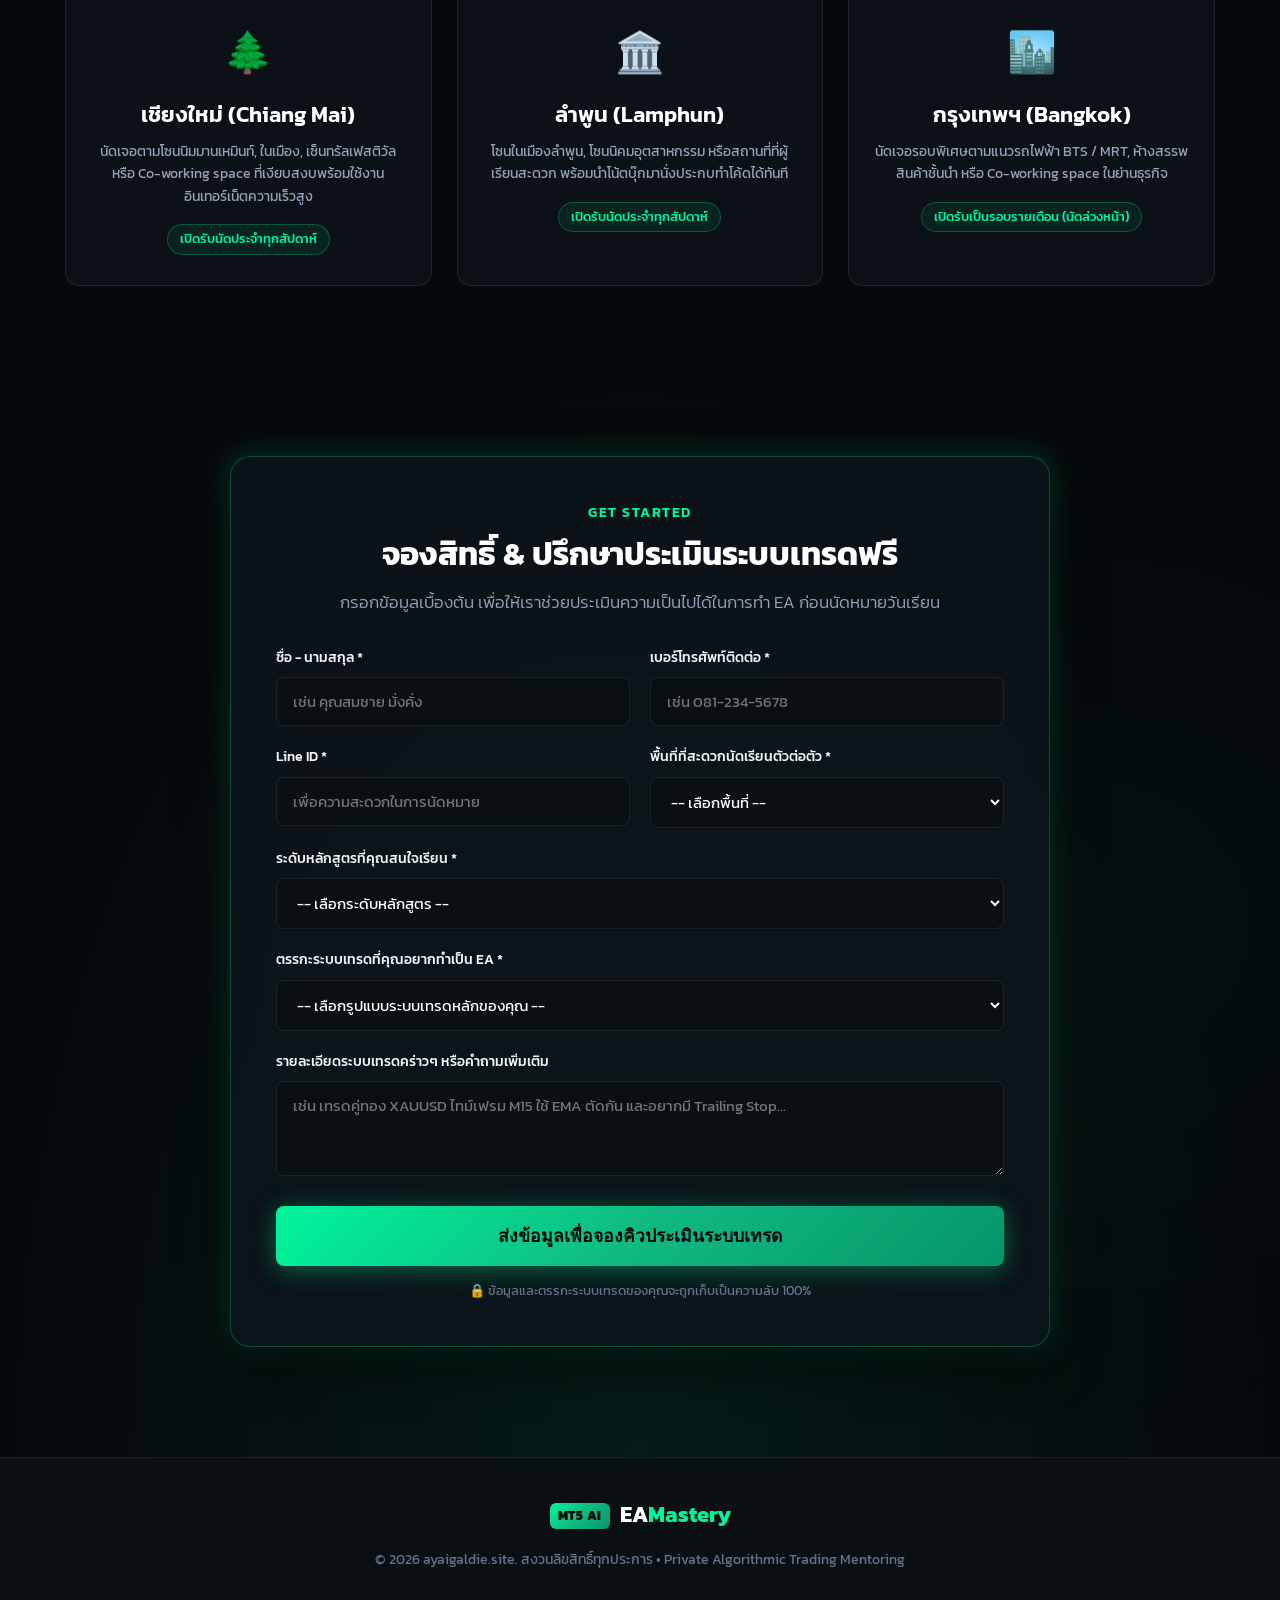
<file: ea/index.html>
<!DOCTYPE html>
<html lang="th">
<head>
    <meta charset="UTF-8">
    <meta name="viewport" content="width=device-width, initial-scale=1.0">
    <title>สร้าง EA MT5 ด้วยพลัง AI - หลักสูตรตัวต่อตัว รับประกันได้ EA พร้อมเทรดจริง | ayaigaldie.site</title>
    <meta name="description" content="คอร์สเรียนตัวต่อตัว (Private 1-on-1) เชียงใหม่ ลำพูน กรุงเทพฯ สอนเปลี่ยนระบบเทรดของคุณเป็น EA บน MT5 ด้วยพลัง AI โดยไม่ต้องเขียนโค้ดเอง จบคอร์สได้ EA พร้อมรันเทรดทันที">
    
    <!-- Google Fonts: Kanit & Outfit -->
    <link rel="preconnect" href="https://fonts.googleapis.com">
    <link rel="preconnect" href="https://fonts.gstatic.com" crossorigin>
    <link href="https://fonts.googleapis.com/css2?family=Kanit:wght@200;300;400;500;600;700&family=Outfit:wght@300;400;500;600;700;800&display=swap" rel="stylesheet">
    
    <!-- Stylesheet -->
    <link rel="stylesheet" href="style.css">
</head>
<body>

    <!-- Ambient Glowing Backgrounds (30% Green Accent) -->
    <div class="ambient-glow-1"></div>
    <div class="ambient-glow-2"></div>
    <div class="ambient-glow-3"></div>

    <!-- Navigation Bar -->
    <nav class="navbar" id="navbar">
        <div class="nav-container">
            <a href="#hero" class="nav-logo">
                <span class="logo-badge">MT5 AI</span>
                <span class="logo-text">EA<span>Mastery</span></span>
            </a>
            <div class="nav-toggle" id="nav-toggle">
                <span></span>
                <span></span>
                <span></span>
            </div>
            <ul class="nav-menu" id="nav-menu">
                <li><a href="#hero" class="nav-link">หน้าแรก</a></li>
                <li><a href="#guarantee" class="nav-link">การันตีผลงาน</a></li>
                <li><a href="#comparison" class="nav-link">ทำไมต้องสร้างเอง</a></li>
                <li><a href="#live-demo" class="nav-link" style="color: #00f59b; font-weight: 500;">⚡ ดู EA เทรดสด</a></li>
                <li><a href="#modules" class="nav-link">เนื้อหาหลักสูตร</a></li>
                <li><a href="#locations" class="nav-link">พื้นที่เรียน (1-on-1)</a></li>
                <li><a href="/" class="nav-link" style="opacity: 0.75;">🌐 n8n Academy</a></li>
                <li><a href="#booking" class="nav-btn">จองคิวประเมินระบบฟรี</a></li>
            </ul>
        </div>
    </nav>

    <!-- Hero Section -->
    <section class="hero-section" id="hero">
        <div class="hero-container">
            <div class="hero-content">
                <div class="hero-badge">
                    <span class="pulse-dot"></span>
                    🤝 เน้นสอนแบบจับมือทำ &bull; ตัวต่อตัว 1-ON-1 (เชียงใหม่ | ลำพูน | กรุงเทพฯ)
                </div>
                <h1 class="hero-title">
                    เปลี่ยนไอเดียเทรดของคุณ<br>
                    เป็น <span class="gradient-text">EA อัตโนมัติใน 1 วัน</span><br>
                    ด้วยพลัง AI
                </h1>
                <p class="hero-subtitle">
                    <strong>ไม่ต้องกลัว! ไม่ต้องมีพื้นฐานการเขียนโค้ดมาก่อน</strong> หลักสูตรออกแบบให้ตั้งแต่ระดับเริ่มต้น (พาลงโปรแกรมเทรด สมัครโบรกเกอร์ ติดตั้ง & สมัคร AI Agent) ไปจนถึงระดับ Advance (ทำ Backtest ย้อนหลัง อ่านค่าสถิติ ทำ Preset รัน EA หลายตัวใน Server เดียว และเซ็ตอัปบน Cloud VPS)
                </p>
                <div class="hero-actions">
                    <a href="#booking" class="primary-btn">
                        <span>จองรอบเรียนตัวต่อตัว</span>
                        <svg width="18" height="18" viewBox="0 0 24 24" fill="none" stroke="currentColor" stroke-width="2.5"><path d="M5 12h14M12 5l7 7-7 7"/></svg>
                    </a>
                    <a href="#modules" class="secondary-btn">ดูหลักสูตรเริ่มต้น & Advance</a>
                </div>

                <div class="hero-highlights">
                    <div class="highlight-item">
                        <div class="highlight-icon">✓</div>
                        <span>เน้นจับมือทำ ไม่ปล่อยให้งง</span>
                    </div>
                    <div class="highlight-item">
                        <div class="highlight-icon">✓</div>
                        <span>จบคอร์สได้ EA พร้อมเทรดจริง 100%</span>
                    </div>
                    <div class="highlight-item">
                        <div class="highlight-icon">✓</div>
                        <span>พาทำตั้งแต่สมัครโบรกฯ จนถึงขึ้น Cloud VPS</span>
                    </div>
                </div>
            </div>

            <!-- Terminal Mockup Window -->
            <div class="hero-visual">
                <div class="terminal-window">
                    <div class="terminal-header">
                        <div class="window-dots">
                            <span class="dot dot-red"></span>
                            <span class="dot dot-yellow"></span>
                            <span class="dot dot-green"></span>
                        </div>
                        <div class="terminal-title">MT5 Strategy Tester &bull; AI Code Compiler</div>
                    </div>
                    <div class="terminal-body">
                        <span class="code-line c-dim">// 1. Prompt AI to generate MT5 Expert Advisor</span>
                        <span class="code-line"><span class="c-green">#include</span> <span class="c-yellow">&lt;Trade\Trade.mqh&gt;</span></span>
                        <span class="code-line"><span class="c-blue">input double</span> InpRiskPercent = <span class="c-green">1.5</span>;</span>
                        <span class="code-line"><span class="c-blue">input int</span>    InpTrailingPoints = <span class="c-green">150</span>;</span>
                        <span class="code-line c-dim">// 2. Dynamic Entry Conditions Verified</span>
                        <span class="code-line"><span class="c-blue">void</span> <span class="c-yellow">OnTick</span>() {</span>
                        <span class="code-line">&nbsp;&nbsp;<span class="c-blue">if</span>(CheckEntrySignal() && !IsMaxDrawdownReached()) {</span>
                        <span class="code-line">&nbsp;&nbsp;&nbsp;&nbsp;ExecuteOrderWithTrailingStop();</span>
                        <span class="code-line">&nbsp;&nbsp;}</span>
                        <span class="code-line">}</span>
                        
                        <div class="terminal-result-card">
                            <div class="result-row">
                                <span class="c-dim">Compilation Status:</span>
                                <span class="result-tag">● 0 Errors / 0 Warnings</span>
                            </div>
                            <div class="result-row">
                                <span class="c-dim">Backtest Quality:</span>
                                <span class="c-white">99.9% Real Tick Data</span>
                            </div>
                            <div class="result-row">
                                <span class="c-dim">Max Drawdown Control:</span>
                                <span class="c-green">&lt; 7.8% (Risk Protected)</span>
                            </div>
                            <div class="result-row">
                                <span class="c-dim">Output File:</span>
                                <span class="c-yellow">MyStrategy_AI_v1.ex5 (Ready to Trade)</span>
                            </div>
                        </div>
                    </div>
                </div>
            </div>
        </div>
    </section>

    <!-- Guarantee Section -->
    <section class="guarantee-section" id="guarantee">
        <div class="guarantee-container">
            <div class="guarantee-card">
                <div class="guarantee-icon">🎯</div>
                <div class="guarantee-text">
                    <h3>พันธสัญญาการันตีผลลัพธ์ (Outcome Guarantee)</h3>
                    <p>
                        <strong>"จบคอร์ส ลูกค้าจะต้องได้รับไฟล์ EA (.mq5 / .ex5) ตามระบบเทรดของตัวเองที่สำเร็จและพร้อมเทรดจริงทันที"</strong><br>
                        เราไม่ปล่อยให้คุณกลับบ้านไปกับทฤษฎี แต่จะนั่งประกบสร้างโค้ด Backtest และตั้งค่า Risk Management ร่วมกันจนได้ระบบที่สมบูรณ์ 100%
                    </p>
                </div>
                <div class="guarantee-badge">READY-TO-TRADE GUARANTEE</div>
            </div>
        </div>
    </section>

    <!-- Comparison Section -->
    <section class="comparison-section" id="comparison">
        <div class="section-container">
            <!-- Lifestyle Vision Banner -->
            <div class="lifestyle-banner">
                <span class="lifestyle-badge">⚡ THE AUTOMATED TRADER LIFESTYLE</span>
                <h2 class="lifestyle-title">ชีวิตเป็นของคุณ... ให้ภาระการเฝ้ากราฟและหาเงิน เป็นหน้าที่ของ AI Robot (EA)</h2>
                <p class="lifestyle-desc">
                    นั่งจิบกาแฟชมวิวภูเขา ใช้ชีวิตกับคนที่คุณรัก ออกไปเที่ยวหรือทำงานประจำได้อย่างสบายใจ<br>
                    ในขณะที่ระบบเทรดอัจฉริยะของคุณ เฝ้าจับจังหวะและทำกำไรบน Cloud VPS ตลอด 24/5 ไร้ความกังวล
                </p>
            </div>

            <div class="section-header">
                <span class="section-tag">ADVANTAGES</span>
                <h2 class="section-title">ทำไมต้องสร้าง EA ด้วย AI ดีกว่าเทรดมือและจ้างเขียน?</h2>
                <p class="section-desc">เปรียบเทียบความแตกต่างชัดเจนระหว่างการทำงานแบบเดิม กับการมีทักษะสร้าง EA เป็นของตัวเอง</p>
            </div>

            <div class="comparison-grid">
                <!-- Card Before -->
                <div class="comp-card card-before">
                    <span class="card-badge badge-red">แบบเดิม: เทรดมือ / จ้างเขียน</span>
                    <ul class="comp-list">
                        <li>
                            <span class="comp-icon">❌</span>
                            <div class="comp-text">
                                <strong>เฝ้าจอตลอดเวลา:</strong>
                                <span>เสียสุขภาพจิต กังวลทุกครั้งที่กราฟเหวี่ยง และมักพลาดออเดอร์สำคัญในยามดึก</span>
                            </div>
                        </li>
                        <li>
                            <span class="comp-icon">❌</span>
                            <div class="comp-text">
                                <strong>อารมณ์พาพอร์ตพัง:</strong>
                                <span>ขยับ SL หนี, Overtrade, Revenge Trade เมื่อเกิดการขาดทุนต่อเนื่อง</span>
                            </div>
                        </li>
                        <li>
                            <span class="comp-icon">❌</span>
                            <div class="comp-text">
                                <strong>จ้างเขียนแพง & เสี่ยงระบบรั่วไหล:</strong>
                                <span>ค่าจ้างหลายหมื่น โดนดองงาน แก้งานยาก และโปรแกรมเมอร์รู้ตรรกะระบบเทรดของคุณทั้งหมด</span>
                            </div>
                        </li>
                        <li>
                            <span class="comp-icon">❌</span>
                            <div class="comp-text">
                                <strong>ตลาดเปลี่ยน แต่แก้ระบบไม่ได้:</strong>
                                <span>เมื่อสภาวะตลาดเปลี่ยน โค้ดเดิมใช้ไม่ได้ ต้องเสียเงินจ้างแก้งานใหม่ซ้ำซาก</span>
                            </div>
                        </li>
                    </ul>
                </div>

                <!-- Card After -->
                <div class="comp-card card-after">
                    <span class="card-badge badge-green">มีทักษะสร้าง EA ด้วย AI (ตัวต่อตัว)</span>
                    <ul class="comp-list">
                        <li>
                            <span class="comp-icon">✅</span>
                            <div class="comp-text">
                                <strong>เทรดอัตโนมัติ 24/5 แบบไร้อารมณ์:</strong>
                                <span>รันบน Cloud VPS ทำงานตามแผน 100% เปิด-ปิดออเดอร์ตรงจุด ไม่มีความลังเล</span>
                            </div>
                        </li>
                        <li>
                            <span class="comp-icon">✅</span>
                            <div class="comp-text">
                                <strong>มีระบบ Money Management ควบคุมความเสี่ยง:</strong>
                                <span>คำนวณ Lot อัตโนมัติตาม Balance, Trailing Stop ล็อกกำไร, และตัดขาดทุนตามกฎเหล็ก</span>
                            </div>
                        </li>
                        <li>
                            <span class="comp-icon">✅</span>
                            <div class="comp-text">
                                <strong>เป็นเจ้าของ Source Code 100%:</strong>
                                <span>ปลอดภัย ไม่ต้องส่งระบบให้ใครดู เก็บตรรกะเทรดเป็นความลับของตัวเองตลอดไป</span>
                            </div>
                        </li>
                        <li>
                            <span class="comp-icon">✅</span>
                            <div class="comp-text">
                                <strong>ปรับเปลี่ยน ปรับปรุง ได้ตลอดชีวิต:</strong>
                                <span>มีไอเดียใหม่เมื่อไหร่ สั่ง AI สร้างและทดสอบ Backtest ได้เองภายใน 15 นาที</span>
                            </div>
                        </li>
                    </ul>
                </div>
            </div>
        </div>
    </section>

    <!-- Live Execution & Thrilling Video Demo Section -->
    <section class="execution-demo-section" id="live-demo">
        <div class="section-container">
            <div class="section-header">
                <span class="section-tag">LIVE DEMO &bull; REAL-TIME AUTO EXECUTION</span>
                <h2 class="section-title">ดูการทำงานจริง: EA เปิด-ปิดออเดอร์อัตโนมัติ 24 ชม.</h2>
                <p class="section-desc">เห็นภาพชัดเจนว่าเมื่อคุณมี EA ระบบจะสแกนสัญญาณ ยิงออเดอร์ ล็อกกำไร Trailing Stop และปิดทำกำไรเองอย่างไร</p>
            </div>

            <div class="cockpit-container">
                <!-- Cockpit Header -->
                <div class="cockpit-header">
                    <div class="cockpit-pair">
                        <span class="pair-badge">⚡ XAUUSD (GOLD)</span>
                        <span class="pair-timeframe">M1 SCALPING &bull; MULTI-INDICATOR AI EA</span>
                    </div>
                    <div class="cockpit-telemetry">
                        <div class="telemetry-item">
                            <span>SERVER PING:</span>
                            <span class="telemetry-val">1.2 ms (Cloud VPS)</span>
                        </div>
                        <div class="telemetry-item">
                            <span>MODE:</span>
                            <span class="telemetry-val" style="color: #00f59b;">● FULLY AUTOMATED</span>
                        </div>
                    </div>
                </div>

                <!-- Cockpit Main Display -->
                <div class="cockpit-main">
                    <!-- Dynamic Live Trading Canvas -->
                    <div class="chart-stage">
                        <canvas id="trading-canvas"></canvas>
                        
                        <!-- HUD Overlays -->
                        <div class="chart-overlay-hud">
                            <div class="hud-pill alert" id="live-action-hud">
                                <span class="pulse-dot"></span>
                                <span id="hud-status-text">EA ACTIVE: SCANNING M1 BREAKOUT...</span>
                            </div>
                            <div class="hud-pill">
                                <span>TRAILING STOP:</span>
                                <span style="color: #00f59b; font-weight: bold;" id="hud-trailing-text">+150 POINTS ACTIVE</span>
                            </div>
                        </div>
                    </div>

                    <!-- Right Telemetry Sidebar -->
                    <div class="sidebar-telemetry">
                        <div class="metric-box highlight">
                            <span class="metric-label">NET PROFIT (TODAY)</span>
                            <div class="metric-number green" id="metric-profit">+$2,740.50</div>
                        </div>

                        <div class="metric-box">
                            <span class="metric-label">WIN RATE</span>
                            <div class="metric-number" style="color: #38bdf8;" id="metric-winrate">89.2%</div>
                        </div>

                        <div class="metric-box">
                            <span class="metric-label">MAX DRAWDOWN GUARD</span>
                            <div class="metric-number" style="color: #00f59b;">&lt; 5.4%</div>
                        </div>

                        <div>
                            <div class="order-log-header">
                                <span>LIVE AUTO-EXECUTION LOG</span>
                                <span style="color: #00f59b;">● REAL-TIME</span>
                            </div>
                            <ul class="order-log-list" id="order-log-list">
                                <li class="order-log-item">
                                    <span>[14:28:10] BUY 1.00 XAUUSD @ 2652.40</span>
                                    <span style="color: #00f59b;">EXECUTED</span>
                                </li>
                                <li class="order-log-item">
                                    <span>[14:28:45] TRAILING STOP ADJUSTED</span>
                                    <span style="color: #fbbf24;">+200 PTS</span>
                                </li>
                                <li class="order-log-item">
                                    <span>[14:29:12] TARGET HIT @ 2655.80</span>
                                    <span style="color: #00f59b; font-weight: bold;">+$340.00</span>
                                </li>
                            </ul>
                        </div>
                    </div>
                </div>

                <!-- Cockpit Controls Bar -->
                <div class="cockpit-controls">
                    <div class="controls-group">
                        <button class="ctrl-btn play-btn" id="btn-toggle-sim">⏸ PAUSE DEMO</button>
                        <button class="ctrl-btn active" id="btn-speed-1x">1X REALTIME</button>
                        <button class="ctrl-btn" id="btn-speed-5x">5X FAST</button>
                        <button class="ctrl-btn" id="btn-speed-10x">10X TURBO</button>
                    </div>
                    <div class="controls-group">
                        <button class="ctrl-btn" id="btn-sound-toggle">🔊 SOUND: ON</button>
                    </div>
                </div>
            </div>

            <!-- Thrilling Trading Battle Station Poster -->
            <div class="video-poster-box">
                <img src="ea_trading_action.jpg" alt="Thrilling Automated EA Trading in Action">
                <div class="poster-overlay">
                    <div class="poster-info">
                        <h4>⚡ ระบบเปิด-ปิดออเดอร์ความเร็วสูง ระดับมิลลิวินาที</h4>
                        <p>AUTO-EXECUTION &bull; RISK MANAGEMENT &bull; TRAILING STOP &bull; 24/5 NO HUMAN EMOTION</p>
                    </div>
                    <a href="#booking" class="primary-btn" style="padding: 10px 20px; font-size: 0.95rem;">
                        <span>จองเรียนสร้าง EA ตัวเองทันที</span>
                    </a>
                </div>
            </div>
        </div>
    </section>

    <!-- Modules Section -->
    <section class="modules-section" id="modules">
        <div class="section-container">
            <!-- Hands-on Assurance Banner -->
            <div class="hands-on-banner">
                <div class="hands-on-icon">🤝</div>
                <div class="hands-on-content">
                    <h3>เน้นการสอนแบบ "จับมือทำ" ตัวต่อตัว 100%</h3>
                    <p>
                        <strong>ไม่ต้องกลัว! ไม่จำเป็นต้องมีพื้นฐานมาก่อน</strong> เราดูแลประกบทุกขั้นตอนตั้งแต่เปิดคอมพิวเตอร์ 
                        ไม่ปล่อยให้กลับบ้านไปพร้อมความสงสัย คุณจะได้เห็นทุกกระบวนการและลงมือทำด้วยตัวเองจนคล่อง
                    </p>
                </div>
            </div>

            <!-- 2 Comprehensive Learning Tracks -->
            <div class="tracks-grid">
                <!-- Beginner Track -->
                <div class="track-card beginner">
                    <span class="track-badge green">🟢 TRACK 01: เริ่มต้นจากศูนย์ (BEGINNER)</span>
                    <h3 class="track-title">ปูพื้นฐานครบวงจร จับมือทำทีละคลิก</h3>
                    <p class="track-subtitle">เหมาะสำหรับผู้ที่ไม่เคยเขียนโค้ด หรือเพิ่งเริ่มต้นเทรด MT5</p>
                    <ul class="track-steps">
                        <li>
                            <span class="step-num">1</span>
                            <div class="step-text">
                                <strong>ติดตั้งโปรแกรมเทรด MT5 & MetaEditor:</strong>
                                <span>พาติดตั้งและตั้งค่า Workspace ให้พร้อมทำงานร่วมกับ AI</span>
                            </div>
                        </li>
                        <li>
                            <span class="step-num">2</span>
                            <div class="step-text">
                                <strong>แนะนำ & พาเปิดบัญชีโบรกเกอร์:</strong>
                                <span>ช่วยเลือกโบรกเกอร์และประเภทบัญชีที่ Spread ต่ำ เหมาะกับการรัน EA โดยเฉพาะ</span>
                            </div>
                        </li>
                        <li>
                            <span class="step-num">3</span>
                            <div class="step-text">
                                <strong>สมัคร & ติดตั้งเครื่องมือ AI Agent:</strong>
                                <span>พาตั้งค่า AI (Claude 3.7 / ChatGPT Plus / Cursor IDE) พร้อมสูตร Prompt สำเร็จรูป</span>
                            </div>
                        </li>
                        <li>
                            <span class="step-num">4</span>
                            <div class="step-text">
                                <strong>สร้าง EA ตัวแรกพร้อมรันเทรด:</strong>
                                <span>แปลง Logic การเทรดของคุณเป็น EA ที่สมบูรณ์ พร้อมระบบตัดขาดทุนและล็อกกำไร</span>
                            </div>
                        </li>
                    </ul>
                </div>

                <!-- Advance Track -->
                <div class="track-card advance">
                    <span class="track-badge blue">⚡ TRACK 02: ระดับสูง (ADVANCE QUANT & FLEET)</span>
                    <h3 class="track-title">เจาะลึก Backtest, Preset & บริหาร Multi-EA</h3>
                    <p class="track-subtitle">เหมาะสำหรับผู้ที่มีระบบเทรดและต้องการ Optimize พอร์ตแบบมืออาชีพ</p>
                    <ul class="track-steps">
                        <li>
                            <span class="step-num">1</span>
                            <div class="step-text">
                                <strong>สอนทำ Backtest ย้อนหลังคุณภาพสูง:</strong>
                                <span>ดึงข้อมูล Real Tick Data 99.9% ทดสอบย้อนหลังหลายปีแบบแม่นยำ ไม่หลอกตา</span>
                            </div>
                        </li>
                        <li>
                            <span class="step-num">2</span>
                            <div class="step-text">
                                <strong>สอนอ่านค่าสถิติ Backtest เชิงลึก:</strong>
                                <span>วิเคราะห์ Profit Factor, Recovery Factor, Max Drawdown, Equity Curve ป้องกัน Overfitting</span>
                            </div>
                        </li>
                        <li>
                            <span class="step-num">3</span>
                            <div class="step-text">
                                <strong>สร้าง Preset Settings (.set files):</strong>
                                <span>ทำ Parameter Optimization แยกตามสภาวะตลาด (ตลาดเทรนด์ vs ไซด์เวย์)</span>
                            </div>
                        </li>
                        <li>
                            <span class="step-num">4</span>
                            <div class="step-text">
                                <strong>การเปิด EA หลายตัวใน Server เดียว (Multi-EA):</strong>
                                <span>เทคนิคคุม Magic Number, คุม Margin รวม และกระจายความเสี่ยงหลายคู่เงินใน Server เดียว</span>
                            </div>
                        </li>
                        <li>
                            <span class="step-num">5</span>
                            <div class="step-text">
                                <strong>สอนการวาง & รัน EA บน Cloud VPS:</strong>
                                <span>ตั้งค่า VPS ให้เปิดทำงานอัตโนมัติ 24/5 ป้องกันไฟดับ เน็ตหลุด พร้อมกู้คืนระบบทันที</span>
                            </div>
                        </li>
                    </ul>
                </div>
            </div>

            <div class="section-header">
                <span class="section-tag">CURRICULUM MODULES</span>
                <h2 class="section-title">6 โมดูลเข้มข้น จากไอเดีย สู่ EA รันเทรดจริง</h2>
                <p class="section-desc">ออกแบบสำหรับเทรดเดอร์โดยเฉพาะ เน้นจับมือทำ ไม่เน้นทฤษฎีโค้ดที่น่าปวดหัว</p>
            </div>

            <div class="modules-grid">
                <!-- Module 1 -->
                <div class="module-card">
                    <span class="module-num">MODULE 01</span>
                    <h3 class="module-title">สถาปัตยกรรม MQL5 & Prompt สำหรับเทรดเดอร์</h3>
                    <p class="module-desc">ทำความเข้าใจวงจรชีวิตของ EA บน MT5 (OnInit, OnTick, OnDeinit) และเทคนิคการ Prompt สั่ง AI เขียน MQL5 ให้ถูกต้องตั้งแต่รอบแรก</p>
                    <ul class="module-features">
                        <li><span>•</span> ติดตั้ง MetaEditor & AI Prompt Environment</li>
                        <li><span>•</span> กฎเหล็ก 5 ข้อในการสั่ง AI เจนโค้ด MQL5 ไม่ให้ติดบั๊ก</li>
                    </ul>
                </div>

                <!-- Module 2 -->
                <div class="module-card">
                    <span class="module-num">MODULE 02</span>
                    <h3 class="module-title">แปลงตรรกะระบบเทรด สู่ Computer Logic</h3>
                    <p class="module-desc">แปลงระบบเทรดของคุณ ไม่ว่าจะเป็น EMA, RSI, MACD, SMC, Order Block, Grid, Martingale หรือ Breakout ให้กลายเป็นเงื่อนไขที่ AI เขียนได้แม่นยำ</p>
                    <ul class="module-features">
                        <li><span>•</span> โครงสร้าง Prompt Template สำหรับ Indicator & Price Action</li>
                        <li><span>•</span> การผสานสัญญาณกรอง Timeframe หลายระดับ (Multi-TF)</li>
                    </ul>
                </div>

                <!-- Module 3 -->
                <div class="module-card">
                    <span class="module-num">MODULE 03</span>
                    <h3 class="module-title">Money Management & ระบบกันพอร์ตแตก</h3>
                    <p class="module-desc">หัวใจสำคัญของความอยู่รอด: ใส่ระบบจัดการความเสี่ยงแบบสถาบัน คำนวณ Lot size ตาม % Risk, ระบบ Trailing Stop, Break-Even และ Max Daily Loss Guard</p>
                    <ul class="module-features">
                        <li><span>•</span> Auto Lot Size Calculation ตามทุนในพอร์ต</li>
                        <li><span>•</span> ระบบหยุดการเทรดอัตโนมัติเมื่อ Drawdown ถึงเกณฑ์</li>
                    </ul>
                </div>

                <!-- Module 4 -->
                <div class="module-card">
                    <span class="module-num">MODULE 04</span>
                    <h3 class="module-title">AI Debugging Mastery (แก้ Error ใน 1 นาที)</h3>
                    <p class="module-desc">ไม่ต้องกลัวติด Error อีกต่อไป! เรียนรู้วิธีอ่าน Error และ Warning บน MetaEditor Journal แล้วป้อนกลับให้ AI แก้ไขปัญหาได้ตรงจุดทันที</p>
                    <ul class="module-features">
                        <li><span>•</span> เทคนิคอ่าน Error Log & Code Trace</li>
                        <li><span>•</span> สูตร Prompt สั่ง AI Refactor โค้ดที่ติดค้าง</li>
                    </ul>
                </div>

                <!-- Module 5 -->
                <div class="module-card">
                    <span class="module-num">MODULE 05</span>
                    <h3 class="module-title">Backtesting 99.9% & ป้องกัน Overfitting</h3>
                    <p class="module-desc">ทดสอบระบบอย่างถูกวิธีบน MT5 Strategy Tester โหลดข้อมูล Real Tick Data คุณภาพสูงสุด และวิธีสังเกตระบบที่ไม่ Overfit (ไม่หลอกตาในอดีต)</p>
                    <ul class="module-features">
                        <li><span>•</span> การรัน Optimization หาพารามิเตอร์ที่ดีที่สุด</li>
                        <li><span>•</span> Forward Walk Test เพื่อทดสอบกับสภาวะตลาดจริง</li>
                    </ul>
                </div>

                <!-- Module 6 -->
                <div class="module-card">
                    <span class="module-num">MODULE 06</span>
                    <h3 class="module-title">Live Deployment, Cloud VPS & Line Alert</h3>
                    <p class="module-desc">นำไฟล์ EA ไปติดตั้งรันบนบัญชีจริง ตั้งค่า Cloud VPS ไม่ให้ระบบดับ และเชื่อมต่อระบบแจ้งเตือนออเดอร์เข้า Line หรือ Telegram แบบเรียลไทม์</p>
                    <ul class="module-features">
                        <li><span>•</span> แนะนำและเซ็ตอัป VPS สำหรับรัน EA 24/5</li>
                        <li><span>•</span> ติดตั้ง Webhook ส่งข้อความแจ้งเตือนเมื่อเปิด/ปิดไม้</li>
                    </ul>
                </div>
            </div>
        </div>
    </section>

    <!-- Locations Section -->
    <section class="locations-section" id="locations">
        <div class="section-container">
            <div class="section-header">
                <span class="section-tag">LOCATIONS</span>
                <h2 class="section-title">นัดเรียนตัวต่อตัว (Private 1-on-1)</h2>
                <p class="section-desc">เน้นพื้นที่สะดวกของผู้เรียน นั่งประกบจับมือทำจนเสร็จสมบูรณ์</p>
            </div>

            <div class="locations-grid">
                <div class="location-card">
                    <div class="location-icon">🌲</div>
                    <h3 class="location-name">เชียงใหม่ (Chiang Mai)</h3>
                    <p class="location-desc">นัดเจอตามโซนนิมมานเหมินท์, ในเมือง, เซ็นทรัลเฟสติวัล หรือ Co-working space ที่เงียบสงบพร้อมใช้งานอินเทอร์เน็ตความเร็วสูง</p>
                    <span class="location-tag">เปิดรับนัดประจำทุกสัปดาห์</span>
                </div>

                <div class="location-card">
                    <div class="location-icon">🏛️</div>
                    <h3 class="location-name">ลำพูน (Lamphun)</h3>
                    <p class="location-desc">โซนในเมืองลำพูน, โซนนิคมอุตสาหกรรม หรือสถานที่ที่ผู้เรียนสะดวก พร้อมนำโน้ตบุ๊กมานั่งประกบทำโค้ดได้ทันที</p>
                    <span class="location-tag">เปิดรับนัดประจำทุกสัปดาห์</span>
                </div>

                <div class="location-card">
                    <div class="location-icon">🏙️</div>
                    <h3 class="location-name">กรุงเทพฯ (Bangkok)</h3>
                    <p class="location-desc">นัดเจอรอบพิเศษตามแนวรถไฟฟ้า BTS / MRT, ห้างสรรพสินค้าชั้นนำ หรือ Co-working space ในย่านธุรกิจ</p>
                    <span class="location-tag">เปิดรับเป็นรอบรายเดือน (นัดล่วงหน้า)</span>
                </div>
            </div>
        </div>
    </section>

    <!-- Booking Form Section -->
    <section class="booking-section" id="booking">
        <div class="section-container">
            <div class="booking-card">
                <div class="section-header" style="margin-bottom: 30px;">
                    <span class="section-tag">GET STARTED</span>
                    <h2 class="section-title" style="font-size: 2rem;">จองสิทธิ์ & ปรึกษาประเมินระบบเทรดฟรี</h2>
                    <p class="section-desc">กรอกข้อมูลเบื้องต้น เพื่อให้เราช่วยประเมินความเป็นไปได้ในการทำ EA ก่อนนัดหมายวันเรียน</p>
                </div>

                <form id="consultation-form">
                    <div class="form-grid">
                        <div class="form-group">
                            <label class="form-label" for="full-name">ชื่อ - นามสกุล *</label>
                            <input type="text" id="full-name" class="form-input" placeholder="เช่น คุณสมชาย มั่งคั่ง" required>
                        </div>

                        <div class="form-group">
                            <label class="form-label" for="phone">เบอร์โทรศัพท์ติดต่อ *</label>
                            <input type="tel" id="phone" class="form-input" placeholder="เช่น 081-234-5678" required>
                        </div>

                        <div class="form-group">
                            <label class="form-label" for="line-id">Line ID *</label>
                            <input type="text" id="line-id" class="form-input" placeholder="เพื่อความสะดวกในการนัดหมาย" required>
                        </div>

                        <div class="form-group">
                            <label class="form-label" for="location-select">พื้นที่ที่สะดวกนัดเรียนตัวต่อตัว *</label>
                            <select id="location-select" class="form-select" required>
                                <option value="" disabled selected>-- เลือกพื้นที่ --</option>
                                <option value="chiangmai">เชียงใหม่ (นิมมาน / ในเมือง)</option>
                                <option value="lamphun">ลำพูน (ในเมือง / นิคมฯ)</option>
                                <option value="bangkok">กรุงเทพมหานคร (แนวรถไฟฟ้า)</option>
                            </select>
                        </div>

                        <div class="form-group full-width">
                            <label class="form-label" for="course-track">ระดับหลักสูตรที่คุณสนใจเรียน *</label>
                            <select id="course-track" class="form-select" required>
                                <option value="" disabled selected>-- เลือกระดับหลักสูตร --</option>
                                <option value="beginner">🟢 เริ่มต้นจากศูนย์ (ไม่มีพื้นฐาน: พาลงโปรแกรม สมัครโบรกเกอร์ สมัคร AI)</option>
                                <option value="advance">⚡ ระดับ Advance (เน้น Backtest ย้อนหลัง, อ่านค่าสถิติ, Preset, Multi-EA, Cloud VPS)</option>
                                <option value="all-in-one">🚀 เรียนครบวงจรทั้ง Beginner + Advance (จับมือทำจนเปิดพอร์ตฟลีตรันจริง)</option>
                            </select>
                        </div>

                        <div class="form-group full-width">
                            <label class="form-label" for="trading-style">ตรรกะระบบเทรดที่คุณอยากทำเป็น EA *</label>
                            <select id="trading-style" class="form-select" required>
                                <option value="" disabled selected>-- เลือกรูปแบบระบบเทรดหลักของคุณ --</option>
                                <option value="indicator">ใช้อินดิเคเตอร์ (EMA, RSI, MACD, Bollinger Bands ฯลฯ)</option>
                                <option value="trend">Trend Following / Breakout (ตามเทรนด์ / ทะลุแนวรับแนวต้าน)</option>
                                <option value="scalping">Scalping สั้น ทำกำไรเร็ว</option>
                                <option value="grid">Grid / Hedging / Martingale แบบคุมความเสี่ยง</option>
                                <option value="smc">Smart Money Concept (SMC) / ICT / Order Block</option>
                                <option value="custom">มีระบบเฉพาะของตัวเอง (ระบุรายละเอียดด้านล่าง)</option>
                            </select>
                        </div>

                        <div class="form-group full-width">
                            <label class="form-label" for="details">รายละเอียดระบบเทรดคร่าวๆ หรือคำถามเพิ่มเติม</label>
                            <textarea id="details" class="form-textarea" rows="3" placeholder="เช่น เทรดคู่ทอง XAUUSD ไทม์เฟรม M15 ใช้ EMA ตัดกัน และอยากมี Trailing Stop..."></textarea>
                        </div>
                    </div>

                    <button type="submit" class="submit-btn" id="submit-btn">
                        ส่งข้อมูลเพื่อจองคิวประเมินระบบเทรด
                    </button>
                    <p class="form-note">🔒 ข้อมูลและตรรกะระบบเทรดของคุณจะถูกเก็บเป็นความลับ 100%</p>
                </form>
            </div>
        </div>
    </section>

    <!-- Footer -->
    <footer class="footer">
        <div class="footer-container">
            <div class="nav-logo">
                <span class="logo-badge">MT5 AI</span>
                <span class="logo-text">EA<span>Mastery</span></span>
            </div>
            <p class="footer-copy">
                &copy; 2026 ayaigaldie.site. สงวนลิขสิทธิ์ทุกประการ &bull; Private Algorithmic Trading Mentoring
            </p>
        </div>
    </footer>

    <!-- Script -->
    <script src="script.js"></script>
</body>
</html>
</file>
<file: style.css>
/* CSS Custom Variables */
:root {
    --bg-dark: #090812;
    --bg-darker: #05040a;
    --bg-card: rgba(18, 16, 35, 0.55);
    --bg-card-hover: rgba(28, 25, 54, 0.75);
    --text-white: #ffffff;
    --text-light: #f1f5f9;
    --text-gray: #94a3b8;
    --accent-orange: #ff6d5a;
    --accent-pink: #ff4b72;
    --accent-purple: #8c30f5;
    --accent-gradient: linear-gradient(135deg, #ff6d5a 0%, #ff4b72 50%, #8c30f5 100%);
    --accent-glow: 0 8px 32px 0 rgba(255, 75, 114, 0.25);
    --border-color: rgba(255, 255, 255, 0.06);
    --border-glow: rgba(140, 48, 245, 0.3);
    --transition-smooth: all 0.3s cubic-bezier(0.4, 0, 0.2, 1);
    --border-radius-lg: 16px;
    --border-radius-md: 10px;
}

/* Global Reset & Base Styles */
* {
    margin: 0;
    padding: 0;
    box-sizing: border-box;
    scroll-behavior: smooth;
}

body {
    background-color: var(--bg-dark);
    color: var(--text-light);
    font-family: 'Kanit', 'Outfit', sans-serif;
    line-height: 1.6;
    overflow-x: hidden;
}

/* Selection Highlight */
::selection {
    background-color: var(--accent-pink);
    color: var(--text-white);
}

a {
    color: inherit;
    text-decoration: none;
    transition: var(--transition-smooth);
}

/* Background Glow Effects */
.hero-glow-1, .hero-glow-2 {
    position: absolute;
    width: 600px;
    height: 600px;
    border-radius: 50%;
    filter: blur(180px);
    z-index: 0;
    pointer-events: none;
}

.hero-glow-1 {
    background: radial-gradient(circle, rgba(140, 48, 245, 0.15) 0%, rgba(0,0,0,0) 70%);
    top: -200px;
    right: -100px;
}

.hero-glow-2 {
    background: radial-gradient(circle, rgba(255, 75, 114, 0.12) 0%, rgba(0,0,0,0) 70%);
    top: 300px;
    left: -200px;
}

/* Header & Navigation Bar */
.navbar {
    position: fixed;
    top: 0;
    left: 0;
    width: 100%;
    z-index: 1000;
    background: rgba(9, 8, 18, 0.7);
    backdrop-filter: blur(15px);
    border-bottom: 1px solid var(--border-color);
    padding: 10px 0;
    transition: var(--transition-smooth);
}

.navbar.scrolled {
    padding: 6px 0;
    background: rgba(5, 4, 10, 0.85);
}

.nav-container {
    width: 90%;
    max-width: 1200px;
    margin: 0 auto;
    display: flex;
    justify-content: space-between;
    align-items: center;
}

.nav-logo {
    display: flex;
    align-items: center;
    gap: 8px;
    font-size: 1.4rem;
    font-weight: 700;
    color: var(--text-white);
    letter-spacing: -0.5px;
}

.logo-icon {
    font-size: 1.6rem;
}

.nav-logo span span {
    background: var(--accent-gradient);
    -webkit-background-clip: text;
    -webkit-text-fill-color: transparent;
}

.nav-menu {
    display: flex;
    align-items: center;
    list-style: none;
    gap: 32px;
}

.nav-link {
    color: var(--text-gray);
    font-weight: 400;
    font-size: 0.95rem;
    letter-spacing: 0.2px;
    position: relative;
    padding: 6px 0;
}

.nav-link:hover, .nav-link.active {
    color: var(--text-white);
}

.nav-link::after {
    content: '';
    position: absolute;
    bottom: 0;
    left: 0;
    width: 0;
    height: 2px;
    background: var(--accent-gradient);
    transition: var(--transition-smooth);
}

.nav-link:hover::after, .nav-link.active::after {
    width: 100%;
}

.nav-btn {
    background: var(--accent-gradient);
    color: var(--text-white);
    padding: 10px 24px;
    border-radius: 50px;
    font-weight: 500;
    font-size: 0.9rem;
    box-shadow: var(--accent-glow);
}

.nav-btn:hover {
    transform: translateY(-2px);
    box-shadow: 0 12px 35px 0 rgba(255, 75, 114, 0.4);
}

.nav-toggle {
    display: none;
    flex-direction: column;
    gap: 6px;
    cursor: pointer;
}

.nav-toggle span {
    width: 25px;
    height: 2px;
    background-color: var(--text-white);
    transition: var(--transition-smooth);
}

/* Hero Section */
.hero-section {
    position: relative;
    min-height: 80vh;
    display: flex;
    align-items: center;
    padding: 90px 0 50px 0;
    overflow: hidden;
}

.hero-container {
    width: 90%;
    max-width: 1200px;
    margin: 0 auto;
    display: grid;
    grid-template-columns: 1.1fr 0.9fr;
    gap: 40px;
    align-items: center;
    z-index: 1;
}

.hero-content {
    display: flex;
    flex-direction: column;
    align-items: flex-start;
}

.badge {
    background: rgba(255, 109, 90, 0.1);
    color: var(--accent-orange);
    border: 1px solid rgba(255, 109, 90, 0.25);
    padding: 6px 14px;
    border-radius: 50px;
    font-size: 0.8rem;
    font-weight: 600;
    letter-spacing: 1px;
    margin-bottom: 24px;
    animation: pulseGlow 2s infinite alternate;
}

.hero-title {
    font-size: 3.2rem;
    font-weight: 700;
    line-height: 1.25;
    color: var(--text-white);
    margin-bottom: 20px;
    letter-spacing: -0.5px;
}

.gradient-text {
    background: var(--accent-gradient);
    -webkit-background-clip: text;
    -webkit-text-fill-color: transparent;
}

.hero-subtitle {
    font-size: 1.15rem;
    color: var(--text-gray);
    margin-bottom: 36px;
    font-weight: 300;
    max-width: 580px;
}

.hero-actions {
    display: flex;
    gap: 16px;
    align-items: center;
    width: 100%;
}

.primary-btn {
    background: var(--accent-gradient);
    color: var(--text-white);
    padding: 16px 36px;
    border-radius: 50px;
    font-weight: 500;
    font-size: 1rem;
    box-shadow: var(--accent-glow);
    text-align: center;
}

.primary-btn:hover {
    transform: translateY(-3px);
    box-shadow: 0 16px 40px 0 rgba(255, 75, 114, 0.45);
}

.secondary-btn {
    background: rgba(255, 255, 255, 0.04);
    color: var(--text-white);
    padding: 16px 36px;
    border-radius: 50px;
    font-weight: 500;
    font-size: 1rem;
    border: 1px solid rgba(255, 255, 255, 0.1);
    text-align: center;
}

.secondary-btn:hover {
    background: rgba(255, 255, 255, 0.08);
    border-color: rgba(255, 255, 255, 0.2);
    transform: translateY(-3px);
}

/* Video Mockup Frame with n8n Looping Visualization */
.hero-visual {
    display: flex;
    justify-content: center;
    align-items: center;
    position: relative;
    height: auto;
}

.video-mockup-container {
    background: #0d0c1d;
    border: 1px solid rgba(255, 255, 255, 0.1);
    border-radius: var(--border-radius-lg);
    width: 100%;
    max-width: 540px;
    box-shadow: 0 25px 50px -12px rgba(0, 0, 0, 0.6), var(--accent-glow);
    overflow: hidden;
    position: relative;
    transition: var(--transition-smooth);
}

.video-mockup-container:hover {
    transform: translateY(-5px) scale(1.02);
    border-color: rgba(140, 48, 245, 0.4);
    box-shadow: 0 30px 60px -12px rgba(0, 0, 0, 0.8), 0 0 30px rgba(140, 48, 245, 0.3);
}

.mockup-header {
    background: #16152b;
    border-bottom: 1px solid rgba(255, 255, 255, 0.05);
    padding: 12px 20px;
    display: flex;
    align-items: center;
    justify-content: space-between;
}

.mockup-dots {
    display: flex;
    gap: 6px;
}

.mockup-dots span {
    width: 10px;
    height: 10px;
    border-radius: 50%;
    display: inline-block;
}

.dot-red { background-color: #ff5f56; }
.dot-yellow { background-color: #ffbd2e; }
.dot-green { background-color: #27c93f; }

.mockup-title {
    font-size: 0.75rem;
    color: var(--text-gray);
    font-family: 'Outfit', sans-serif;
    letter-spacing: 0.5px;
    font-weight: 500;
}

.mockup-body {
    position: relative;
    overflow: hidden;
    aspect-ratio: 16/9;
}

.mockup-img {
    width: 100%;
    height: 100%;
    object-fit: cover;
    display: block;
    filter: brightness(0.9);
}

/* Loop Scanning Line Animation (Video Look) */
.video-overlay-scan {
    position: absolute;
    top: 0;
    left: 0;
    width: 100%;
    height: 100%;
    pointer-events: none;
    background: linear-gradient(
        to bottom,
        rgba(140, 48, 245, 0) 0%,
        rgba(140, 48, 245, 0.0) 10%,
        rgba(255, 75, 114, 0.15) 50%,
        rgba(140, 48, 245, 0.0) 90%,
        rgba(140, 48, 245, 0) 100%
    );
    animation: scanEffect 6s linear infinite;
    z-index: 2;
}

/* Play/Rec Badge */
.play-badge {
    position: absolute;
    top: 15px;
    right: 15px;
    background: rgba(239, 68, 68, 0.85); /* Red opacity */
    color: #fff;
    font-family: 'Outfit', sans-serif;
    font-size: 0.65rem;
    font-weight: 700;
    letter-spacing: 1px;
    padding: 4px 10px;
    border-radius: 50px;
    box-shadow: 0 0 10px rgba(239, 68, 68, 0.5);
    animation: blinkEffect 1.5s infinite alternate;
    z-index: 3;
}

@keyframes scanEffect {
    0% {
        transform: translateY(-100%);
    }
    100% {
        transform: translateY(100%);
    }
}

@keyframes blinkEffect {
    0% {
        opacity: 0.4;
    }
    100% {
        opacity: 1;
    }
}

/* Section Common Styles */
.section-container {
    width: 90%;
    max-width: 1200px;
    margin: 0 auto;
    padding: 100px 0;
}

.section-header {
    text-align: center;
    max-width: 700px;
    margin: 0 auto 60px auto;
}

.section-title {
    font-size: 2.2rem;
    font-weight: 700;
    color: var(--text-white);
    margin-bottom: 16px;
    letter-spacing: -0.5px;
}

.section-desc {
    font-size: 1.05rem;
    color: var(--text-gray);
    font-weight: 300;
}

/* Comparison Section */
.pain-points-section {
    background-color: var(--bg-darker);
    position: relative;
    border-top: 1px solid var(--border-color);
    border-bottom: 1px solid var(--border-color);
}

.comparison-grid {
    display: grid;
    grid-template-columns: 1fr 1fr;
    gap: 32px;
}

.comparison-card {
    background: var(--bg-card);
    border: 1px solid var(--border-color);
    border-radius: 20px;
    padding: 40px;
    position: relative;
    transition: var(--transition-smooth);
}

.comparison-card:hover {
    transform: translateY(-4px);
    border-color: rgba(255, 255, 255, 0.1);
}

.card-before {
    border-left: 4px solid var(--accent-orange);
}

.card-after {
    border-left: 4px solid #4ade80;
    background: rgba(74, 222, 128, 0.02);
}

.card-badge {
    position: absolute;
    top: -16px;
    left: 36px;
    padding: 6px 16px;
    border-radius: 50px;
    font-size: 0.85rem;
    font-weight: 600;
}

.badge-red {
    background: rgba(255, 109, 90, 0.15);
    color: var(--accent-orange);
    border: 1px solid rgba(255, 109, 90, 0.3);
}

.badge-green {
    background: rgba(74, 222, 128, 0.15);
    color: #4ade80;
    border: 1px solid rgba(74, 222, 128, 0.3);
}

.comparison-list {
    list-style: none;
    display: flex;
    flex-direction: column;
    gap: 28px;
}

.comparison-list li {
    display: flex;
    align-items: flex-start;
    gap: 16px;
}

.list-icon {
    font-size: 1.25rem;
    margin-top: 2px;
}

.list-text {
    font-size: 0.95rem;
    color: var(--text-gray);
}

.list-text strong {
    color: var(--text-white);
    display: block;
    margin-bottom: 2px;
    font-size: 1.05rem;
}

/* Modules Section */
.modules-grid {
    display: grid;
    grid-template-columns: repeat(2, 1fr);
    gap: 30px;
}

.module-card {
    background: var(--bg-card);
    border: 1px solid var(--border-color);
    border-radius: 24px;
    padding: 40px 30px;
    position: relative;
    transition: var(--transition-smooth);
    display: flex;
    flex-direction: column;
    overflow: hidden;
}

.module-card:hover {
    transform: translateY(-8px);
    border-color: var(--border-glow);
    box-shadow: 0 20px 40px rgba(140, 48, 245, 0.1);
}

.module-number {
    position: absolute;
    top: 20px;
    right: 30px;
    font-family: 'Outfit', sans-serif;
    font-size: 4rem;
    font-weight: 800;
    opacity: 0.18;
    color: var(--text-white);
    line-height: 1;
    transition: var(--transition-smooth);
}

.card-blue .module-number { color: #60a5fa; }
.card-pink .module-number { color: #f43f5e; }
.card-green .module-number { color: #34d399; }
.card-orange .module-number { color: #fbbf24; }

.module-card:hover .module-number {
    opacity: 0.35;
    transform: scale(1.05);
}

.module-icon {
    font-size: 2.5rem;
    margin-bottom: 24px;
}

.module-title {
    font-size: 1.35rem;
    font-weight: 600;
    color: var(--text-white);
    margin-bottom: 14px;
}

.module-desc {
    font-size: 0.95rem;
    color: var(--text-gray);
    margin-bottom: 28px;
    font-weight: 300;
    flex-grow: 1;
}

.module-features {
    list-style: none;
    display: flex;
    flex-direction: column;
    gap: 12px;
    padding-top: 20px;
    border-top: 1px solid rgba(255, 255, 255, 0.05);
}

.module-features li {
    font-size: 0.85rem;
    color: var(--text-light);
    display: flex;
    align-items: center;
    gap: 8px;
}

.module-features li::before {
    content: '✦';
    color: var(--accent-pink);
    font-weight: bold;
}

/* Featured Card Styles */
.featured-card {
    border-color: rgba(255, 75, 114, 0.3);
    background: radial-gradient(circle at top right, rgba(255, 75, 114, 0.05) 0%, rgba(9, 8, 18, 0) 60%), var(--bg-card);
    box-shadow: 0 10px 30px rgba(0,0,0,0.2);
}

.featured-card:hover {
    border-color: var(--accent-pink);
    box-shadow: 0 20px 40px rgba(255, 75, 114, 0.15);
}

.card-ribbon {
    position: absolute;
    top: 24px;
    left: -32px;
    background: var(--accent-gradient);
    color: var(--text-white);
    padding: 6px 36px;
    font-size: 0.7rem;
    font-weight: 700;
    letter-spacing: 1px;
    transform: rotate(-45deg);
    box-shadow: 0 2px 8px rgba(0,0,0,0.25);
}

/* Formats Section */
.formats-section {
    background-color: var(--bg-darker);
    border-top: 1px solid var(--border-color);
}

.formats-container {
    display: grid;
    grid-template-columns: 1fr 1fr;
    gap: 32px;
    max-width: 1000px;
    margin: 0 auto;
}

.format-card {
    background: var(--bg-card);
    border: 1px solid var(--border-color);
    border-radius: 24px;
    padding: 50px 40px;
    display: flex;
    flex-direction: column;
    align-items: center;
    text-align: center;
    transition: var(--transition-smooth);
}

.format-card:hover {
    transform: translateY(-6px);
    border-color: rgba(255, 255, 255, 0.12);
}

.format-badge {
    background: rgba(255, 255, 255, 0.05);
    border: 1px solid rgba(255, 255, 255, 0.1);
    color: var(--text-light);
    padding: 4px 12px;
    border-radius: 50px;
    font-size: 0.75rem;
    font-weight: 600;
    margin-bottom: 24px;
}

.format-title {
    font-size: 1.6rem;
    font-weight: 600;
    color: var(--text-white);
    margin-bottom: 16px;
}

.format-description {
    font-size: 0.95rem;
    color: var(--text-gray);
    margin-bottom: 30px;
    font-weight: 300;
    line-height: 1.7;
    flex-grow: 1;
}

.format-price {
    margin-bottom: 36px;
    display: flex;
    align-items: baseline;
    gap: 4px;
}

.price-amount {
    font-size: 2.8rem;
    font-weight: 700;
    color: var(--text-white);
    font-family: 'Outfit', sans-serif;
}

.price-unit {
    font-size: 0.9rem;
    color: var(--text-gray);
}

.format-btn {
    width: 100%;
    background: rgba(255,255,255,0.03);
    border: 1px solid rgba(255,255,255,0.08);
    color: var(--text-white);
    padding: 14px 0;
    border-radius: 50px;
    font-weight: 500;
    transition: var(--transition-smooth);
}

.format-btn:hover {
    background: var(--text-white);
    color: var(--bg-dark);
}

/* Premium Format Styles */
.premium-format {
    border-color: var(--border-glow);
    background: radial-gradient(circle at bottom, rgba(140, 48, 245, 0.05) 0%, rgba(9, 8, 18, 0) 80%), var(--bg-card);
}

.premium-badge {
    background: rgba(140, 48, 245, 0.15);
    border-color: rgba(140, 48, 245, 0.3);
    color: var(--text-white);
}

.premium-format .price-amount {
    background: var(--accent-gradient);
    -webkit-background-clip: text;
    -webkit-text-fill-color: transparent;
}

.premium-btn {
    background: var(--accent-gradient);
    border: none;
    box-shadow: var(--accent-glow);
}

.premium-btn:hover {
    background: var(--accent-gradient);
    color: var(--text-white);
    transform: translateY(-2px);
    box-shadow: 0 12px 30px rgba(255, 75, 114, 0.35);
}

/* Contact & Booking Section */
.contact-section {
    background-color: var(--bg-dark);
    position: relative;
    border-top: 1px solid var(--border-color);
}

.contact-box {
    display: grid;
    grid-template-columns: 0.95fr 1.05fr;
    gap: 60px;
    background: var(--bg-card);
    border: 1px solid var(--border-color);
    border-radius: 32px;
    padding: 60px;
    backdrop-filter: blur(12px);
    box-shadow: 0 30px 60px rgba(0,0,0,0.4);
}

.contact-info {
    display: flex;
    flex-direction: column;
    justify-content: center;
}

.contact-title {
    font-size: 2.2rem;
    font-weight: 700;
    color: var(--text-white);
    margin-bottom: 16px;
}

.contact-subtitle {
    font-size: 1.05rem;
    color: var(--text-gray);
    margin-bottom: 40px;
    font-weight: 300;
}

.contact-channels {
    display: flex;
    flex-direction: column;
    gap: 18px;
}

.channel-card {
    background: rgba(255, 255, 255, 0.02);
    border: 1px solid var(--border-color);
    border-radius: var(--border-radius-lg);
    padding: 18px 24px;
    display: flex;
    align-items: center;
    gap: 20px;
    transition: var(--transition-smooth);
}

.channel-card:hover {
    transform: translateX(6px);
    background: rgba(255, 255, 255, 0.05);
}

.line-channel:hover {
    border-color: #06c755;
    box-shadow: 0 0 15px rgba(6, 199, 85, 0.15);
}

.email-channel:hover {
    border-color: var(--accent-pink);
    box-shadow: 0 0 15px rgba(255, 75, 114, 0.15);
}

.channel-icon {
    font-size: 1.8rem;
}

.channel-details {
    display: flex;
    flex-direction: column;
}

.channel-label {
    font-size: 0.75rem;
    color: var(--text-gray);
    font-weight: 500;
    letter-spacing: 0.5px;
}

.channel-value {
    font-size: 1.1rem;
    font-weight: 600;
    color: var(--text-white);
    letter-spacing: 0.2px;
}

/* Contact Form Styles */
.contact-form-container {
    position: relative;
}

.contact-form {
    display: flex;
    flex-direction: column;
    gap: 20px;
    transition: var(--transition-smooth);
}

.form-group {
    display: flex;
    flex-direction: column;
    gap: 8px;
}

.form-group label {
    font-size: 0.85rem;
    font-weight: 500;
    color: var(--text-light);
}

.form-group input, .form-group select, .form-group textarea {
    background: rgba(255, 255, 255, 0.03);
    border: 1px solid var(--border-color);
    border-radius: var(--border-radius-md);
    padding: 14px 18px;
    font-family: inherit;
    color: var(--text-white);
    font-size: 0.95rem;
    transition: var(--transition-smooth);
    width: 100%;
}

.form-group input:focus, .form-group select:focus, .form-group textarea:focus {
    outline: none;
    border-color: var(--accent-purple);
    background: rgba(255, 255, 255, 0.05);
    box-shadow: 0 0 10px rgba(140, 48, 245, 0.2);
}

.form-group select option {
    background-color: var(--bg-dark);
    color: var(--text-white);
}

.form-row {
    display: grid;
    grid-template-columns: 1fr 1fr;
    gap: 20px;
}

.submit-btn {
    background: var(--accent-gradient);
    color: var(--text-white);
    border: none;
    padding: 16px;
    border-radius: var(--border-radius-md);
    font-weight: 600;
    font-size: 1rem;
    cursor: pointer;
    box-shadow: var(--accent-glow);
    transition: var(--transition-smooth);
    margin-top: 10px;
}

.submit-btn:hover {
    transform: translateY(-2px);
    box-shadow: 0 16px 40px 0 rgba(255, 75, 114, 0.45);
}

/* Toast Message */
.toast-message {
    position: absolute;
    top: 0;
    left: 0;
    width: 100%;
    height: 100%;
    background: var(--bg-dark);
    border: 1px dashed var(--border-glow);
    border-radius: var(--border-radius-lg);
    display: none;
    flex-direction: column;
    justify-content: center;
    align-items: center;
    text-align: center;
    padding: 40px;
    animation: fadeIn 0.4s ease-out forwards;
    z-index: 10;
}

.toast-icon {
    font-size: 3.5rem;
    margin-bottom: 20px;
    animation: bounceScale 0.6s cubic-bezier(0.175, 0.885, 0.32, 1.275) forwards;
}

.toast-text {
    font-size: 1.1rem;
    color: var(--text-gray);
    line-height: 1.6;
}

.toast-text strong {
    color: var(--text-white);
    font-size: 1.4rem;
    display: block;
    margin-bottom: 8px;
}

/* Footer Styles */
.footer {
    background-color: var(--bg-darker);
    border-top: 1px solid var(--border-color);
    padding: 80px 0 30px 0;
}

.footer-container {
    width: 90%;
    max-width: 1200px;
    margin: 0 auto;
    display: grid;
    grid-template-columns: 1.2fr 0.8fr 1fr;
    gap: 60px;
    margin-bottom: 60px;
}

.footer-brand {
    display: flex;
    flex-direction: column;
    gap: 20px;
}

.footer-logo {
    display: flex;
    align-items: center;
    gap: 8px;
    font-size: 1.4rem;
    font-weight: 700;
    color: var(--text-white);
}

.footer-logo span span {
    background: var(--accent-gradient);
    -webkit-background-clip: text;
    -webkit-text-fill-color: transparent;
}

.footer-about {
    font-size: 0.9rem;
    color: var(--text-gray);
    font-weight: 300;
    line-height: 1.7;
}

.footer-links h4, .footer-info h4 {
    font-size: 1.1rem;
    font-weight: 600;
    color: var(--text-white);
    margin-bottom: 24px;
}

.footer-links ul {
    list-style: none;
    display: flex;
    flex-direction: column;
    gap: 12px;
}

.footer-links a {
    color: var(--text-gray);
    font-size: 0.9rem;
}

.footer-links a:hover {
    color: var(--text-white);
    padding-left: 4px;
}

.footer-info {
    display: flex;
    flex-direction: column;
    gap: 12px;
    font-size: 0.9rem;
    color: var(--text-gray);
}

.footer-info p strong {
    color: var(--text-white);
}

.domain-link {
    color: var(--accent-pink);
    font-weight: 500;
}

.domain-link:hover {
    text-decoration: underline;
}

.footer-bottom {
    width: 90%;
    max-width: 1200px;
    margin: 0 auto;
    padding-top: 30px;
    border-top: 1px solid rgba(255, 255, 255, 0.05);
    text-align: center;
    font-size: 0.8rem;
    color: var(--text-gray);
}

/* Animations */
@keyframes pulseGlow {
    0% {
        box-shadow: 0 0 10px rgba(255, 109, 90, 0.1);
        transform: scale(1);
    }
    100% {
        box-shadow: 0 0 20px rgba(255, 109, 90, 0.3);
        transform: scale(1.02);
    }
}

@keyframes flowLine1 {
    0% { left: 0%; }
    100% { left: 100%; }
}

@keyframes flowLine2 {
    0% { left: 0%; }
    100% { left: 100%; }
}

@keyframes hoverFloat {
    0% { transform: translateY(0px); }
    50% { transform: translateY(-10px); }
    100% { transform: translateY(0px); }
}

@keyframes fadeIn {
    from { opacity: 0; }
    to { opacity: 1; }
}

@keyframes bounceScale {
    0% { transform: scale(0.3); opacity: 0; }
    50% { transform: scale(1.1); }
    70% { transform: scale(0.9); }
    100% { transform: scale(1); opacity: 1; }
}

/* Responsive Media Queries */
@media (max-width: 992px) {
    .hero-container {
        grid-template-columns: 1fr;
        text-align: center;
        gap: 60px;
    }
    
    .hero-content {
        align-items: center;
    }
    
    .hero-title {
        font-size: 2.8rem;
    }
    
    .comparison-grid {
        grid-template-columns: 1fr;
        gap: 40px;
    }
    
    .modules-grid {
        grid-template-columns: 1fr;
        gap: 30px;
    }
    
    .formats-container {
        grid-template-columns: 1fr;
        gap: 30px;
        max-width: 500px;
    }
    
    .contact-box {
        grid-template-columns: 1fr;
        gap: 50px;
        padding: 40px;
    }
    
    .footer-container {
        grid-template-columns: 1fr 1fr;
    }
}

@media (max-width: 768px) {
    .nav-toggle {
        display: flex;
    }
    
    .nav-menu {
        position: fixed;
        top: 75px;
        left: -100%;
        width: 100%;
        height: calc(100vh - 75px);
        background: rgba(9, 8, 18, 0.96);
        backdrop-filter: blur(20px);
        flex-direction: column;
        justify-content: center;
        gap: 40px;
        transition: var(--transition-smooth);
        border-top: 1px solid var(--border-color);
    }
    
    .nav-menu.open {
        left: 0;
    }
    
    .nav-link {
        font-size: 1.2rem;
    }
    
    .hero-title {
        font-size: 2.2rem;
    }
    
    .hero-actions {
        flex-direction: column;
        gap: 12px;
    }
    
    .primary-btn, .secondary-btn {
        width: 100%;
    }
    
    .form-row {
        grid-template-columns: 1fr;
    }
    
    .footer-container {
        grid-template-columns: 1fr;
        gap: 40px;
    }
}

/* TikTok Ads Showcase Section */
.showcase-section {
    background-color: var(--bg-dark);
    position: relative;
    border-top: 1px solid var(--border-color);
    overflow: hidden;
}

.carousel-wrapper {
    width: 100%;
    overflow: hidden;
    padding: 20px 0;
    cursor: grab;
}

.carousel-wrapper:active {
    cursor: grabbing;
}

.carousel-track {
    display: flex;
    gap: 24px;
    width: max-content;
    transition: transform 0.5s cubic-bezier(0.4, 0, 0.2, 1);
    will-change: transform;
}

.carousel-item {
    flex-shrink: 0;
    width: 250px;
    transition: var(--transition-smooth);
}

.carousel-item:hover {
    transform: translateY(-8px) scale(1.03);
}

.phone-mockup {
    width: 100%;
    aspect-ratio: 9/16;
    background: #000;
    border: 8px solid #16152b;
    border-radius: 36px;
    box-shadow: 0 20px 40px rgba(0, 0, 0, 0.6), 0 0 20px rgba(140, 48, 245, 0.1);
    overflow: hidden;
    position: relative;
}

.phone-screen {
    width: 100%;
    height: 100%;
    position: relative;
    overflow: hidden;
}

.phone-screen img {
    width: 100%;
    height: 100%;
    object-fit: cover;
    display: block;
}

.ad-overlay {
    position: absolute;
    bottom: 0;
    left: 0;
    width: 100%;
    padding: 20px 16px;
    background: linear-gradient(to top, rgba(0, 0, 0, 0.95) 0%, rgba(0, 0, 0, 0.5) 60%, transparent 100%);
    display: flex;
    flex-direction: column;
    gap: 4px;
    z-index: 2;
}

.ad-overlay h4 {
    font-size: 0.95rem;
    font-weight: 600;
    color: var(--text-white);
    letter-spacing: -0.2px;
}

.ad-overlay p {
    font-size: 0.75rem;
    color: var(--text-gray);
    font-weight: 300;
    line-height: 1.3;
}

.ad-tag {
    align-self: flex-start;
    background: var(--accent-gradient);
    color: var(--text-white);
    font-size: 0.65rem;
    font-weight: 600;
    padding: 2px 8px;
    border-radius: 4px;
    margin-bottom: 4px;
    box-shadow: 0 2px 6px rgba(255, 75, 114, 0.3);
}

.carousel-controls {
    display: flex;
    justify-content: center;
    gap: 16px;
    margin-top: 30px;
}

.carousel-control-btn {
    background: rgba(255, 255, 255, 0.03);
    border: 1px solid var(--border-color);
    color: var(--text-white);
    width: 50px;
    height: 50px;
    border-radius: 50%;
    font-size: 1.2rem;
    cursor: pointer;
    display: flex;
    justify-content: center;
    align-items: center;
    transition: var(--transition-smooth);
}

.carousel-control-btn:hover {
    background: var(--text-white);
    color: var(--bg-dark);
    transform: scale(1.05);
}

/* Course Cards Colorful Themes (Brighter but dark) */
.module-card.card-blue {
    background: radial-gradient(circle at top left, rgba(59, 130, 246, 0.12) 0%, rgba(18, 16, 35, 0.8) 100%), var(--bg-card);
    border-color: rgba(59, 130, 246, 0.25);
    box-shadow: 0 10px 30px rgba(0, 0, 0, 0.3), 0 0 15px rgba(59, 130, 246, 0.05);
}
.module-card.card-blue:hover {
    border-color: rgba(59, 130, 246, 0.7);
    box-shadow: 0 20px 40px rgba(59, 130, 246, 0.15), 0 0 20px rgba(59, 130, 246, 0.1);
}

.module-card.card-pink {
    background: radial-gradient(circle at top left, rgba(244, 63, 94, 0.12) 0%, rgba(18, 16, 35, 0.8) 100%), var(--bg-card);
    border-color: rgba(244, 63, 94, 0.25);
    box-shadow: 0 10px 30px rgba(0, 0, 0, 0.3), 0 0 15px rgba(244, 63, 94, 0.05);
}
.module-card.card-pink:hover {
    border-color: rgba(244, 63, 94, 0.7);
    box-shadow: 0 20px 40px rgba(244, 63, 94, 0.15), 0 0 20px rgba(244, 63, 94, 0.1);
}

.module-card.card-green {
    background: radial-gradient(circle at top left, rgba(16, 185, 129, 0.12) 0%, rgba(18, 16, 35, 0.8) 100%), var(--bg-card);
    border-color: rgba(16, 185, 129, 0.25);
    box-shadow: 0 10px 30px rgba(0, 0, 0, 0.3), 0 0 15px rgba(16, 185, 129, 0.05);
}
.module-card.card-green:hover {
    border-color: rgba(16, 185, 129, 0.7);
    box-shadow: 0 20px 40px rgba(16, 185, 129, 0.15), 0 0 20px rgba(16, 185, 129, 0.1);
}

.module-card.card-orange {
    background: radial-gradient(circle at top left, rgba(245, 158, 11, 0.12) 0%, rgba(18, 16, 35, 0.8) 100%), var(--bg-card);
    border-color: rgba(245, 158, 11, 0.25);
    box-shadow: 0 10px 30px rgba(0, 0, 0, 0.3), 0 0 15px rgba(245, 158, 11, 0.05);
}
.module-card.card-orange:hover {
    border-color: rgba(245, 158, 11, 0.7);
    box-shadow: 0 20px 40px rgba(245, 158, 11, 0.15), 0 0 20px rgba(245, 158, 11, 0.1);
}

/* Small Scrolling Workflow Gallery Inside Cards */
.workflow-gallery {
    display: flex;
    gap: 10px;
    overflow-x: auto;
    margin-top: 24px;
    padding: 12px 0 8px 0;
    border-top: 1px dashed rgba(255, 255, 255, 0.08);
    scroll-snap-type: x mandatory;
    scrollbar-width: thin;
    scrollbar-color: rgba(255, 255, 255, 0.2) transparent;
    -webkit-overflow-scrolling: touch;
}

.workflow-gallery::-webkit-scrollbar {
    height: 4px;
}

.workflow-gallery::-webkit-scrollbar-thumb {
    background: rgba(255, 255, 255, 0.15);
    border-radius: 4px;
}

.workflow-gallery::-webkit-scrollbar-thumb:hover {
    background: rgba(255, 255, 255, 0.3);
}

.wf-img-container {
    flex-shrink: 0;
    width: 110px;
    aspect-ratio: 4/3;
    border-radius: 6px;
    border: 1px solid rgba(255, 255, 255, 0.1);
    overflow: hidden;
    scroll-snap-align: start;
    transition: var(--transition-smooth);
    background: rgba(0, 0, 0, 0.2);
}

.wf-img-container:hover {
    transform: translateY(-3px) scale(1.05);
    border-color: rgba(255, 255, 255, 0.3);
    box-shadow: 0 4px 10px rgba(0, 0, 0, 0.4);
}

.wf-img-container img {
    width: 100%;
    height: 100%;
    object-fit: cover;
    display: block;
    filter: brightness(0.8);
    transition: var(--transition-smooth);
}

.wf-img-container:hover img {
    filter: brightness(1.05);
}

/* Hover Tooltip QR Code for LINE ID */
.line-channel {
    position: relative;
}

.qr-tooltip {
    position: absolute;
    bottom: 110%; /* Place it above the card */
    left: 50%;
    transform: translateX(-50%) translateY(10px);
    background: #110f21;
    border: 1px solid rgba(255, 255, 255, 0.12);
    border-radius: 12px;
    padding: 15px;
    box-shadow: 0 10px 25px rgba(0, 0, 0, 0.6), 0 0 15px rgba(140, 48, 245, 0.2);
    width: 230px;
    display: flex;
    flex-direction: column;
    align-items: center;
    opacity: 0;
    visibility: hidden;
    transition: opacity 0.3s ease, transform 0.3s ease, visibility 0.3s ease;
    z-index: 100;
    pointer-events: none; /* Make sure it doesn't intercept mouse focus */
}

.line-channel:hover .qr-tooltip {
    opacity: 1;
    visibility: visible;
    transform: translateX(-50%) translateY(0);
}

.qr-tooltip-img {
    width: 200px;
    height: 200px;
    background: #ffffff;
    border-radius: 8px;
    padding: 6px;
    object-fit: contain;
    display: block;
}

.qr-tooltip-text {
    font-size: 0.75rem;
    color: var(--text-gray);
    margin-top: 8px;
    text-align: center;
    line-height: 1.3;
    font-weight: 400;
}
</file>
<file: ea/style.css>
/* ========================================================
   EA Creator AI Academy - Dark (70%) + Green (30%) Theme
   Domain: ayaigaldie.site
   ======================================================== */

:root {
    /* 70% Dark Tones */
    --bg-black: #06090c;
    --bg-darker: #0a0f14;
    --bg-card: rgba(14, 22, 28, 0.65);
    --bg-card-hover: rgba(18, 30, 39, 0.85);
    --bg-input: rgba(10, 16, 21, 0.8);
    
    /* 30% Green Neon & Trading Accents */
    --accent-green: #00f59b;
    --accent-emerald: #10b981;
    --accent-glow-color: rgba(0, 245, 155, 0.35);
    --accent-green-dark: #065f46;
    --accent-gradient: linear-gradient(135deg, #00f59b 0%, #10b981 50%, #059669 100%);
    --accent-glow: 0 0 30px rgba(0, 245, 155, 0.25);
    --accent-glow-strong: 0 0 45px rgba(0, 245, 155, 0.45);
    
    /* Text & Status Colors */
    --text-white: #ffffff;
    --text-light: #f1f5f9;
    --text-gray: #94a3b8;
    --text-muted: #64748b;
    --badge-red: #ef4444;
    --badge-red-bg: rgba(239, 68, 68, 0.15);
    
    /* Borders & Utilities */
    --border-color: rgba(255, 255, 255, 0.08);
    --border-green: rgba(0, 245, 155, 0.25);
    --border-green-hover: rgba(0, 245, 155, 0.65);
    --radius-sm: 8px;
    --radius-md: 14px;
    --radius-lg: 20px;
    --transition: all 0.3s cubic-bezier(0.4, 0, 0.2, 1);
}

/* Reset & Basics */
* {
    margin: 0;
    padding: 0;
    box-sizing: border-box;
    scroll-behavior: smooth;
}

body {
    background-color: var(--bg-black);
    color: var(--text-light);
    font-family: 'Kanit', 'Outfit', -apple-system, BlinkMacSystemFont, sans-serif;
    line-height: 1.6;
    overflow-x: hidden;
    position: relative;
}

::selection {
    background-color: var(--accent-green);
    color: var(--bg-black);
}

a {
    color: inherit;
    text-decoration: none;
    transition: var(--transition);
}

/* Background Atmospheric Glows */
.ambient-glow-1, .ambient-glow-2, .ambient-glow-3 {
    position: absolute;
    border-radius: 50%;
    filter: blur(160px);
    z-index: 0;
    pointer-events: none;
}

.ambient-glow-1 {
    width: 650px;
    height: 650px;
    background: radial-gradient(circle, rgba(0, 245, 155, 0.12) 0%, rgba(0,0,0,0) 70%);
    top: -100px;
    right: -100px;
}

.ambient-glow-2 {
    width: 500px;
    height: 500px;
    background: radial-gradient(circle, rgba(16, 185, 129, 0.08) 0%, rgba(0,0,0,0) 70%);
    top: 700px;
    left: -150px;
}

.ambient-glow-3 {
    width: 550px;
    height: 550px;
    background: radial-gradient(circle, rgba(0, 245, 155, 0.09) 0%, rgba(0,0,0,0) 70%);
    bottom: 400px;
    right: -100px;
}

/* Navigation Bar */
.navbar {
    position: fixed;
    top: 0;
    left: 0;
    width: 100%;
    z-index: 1000;
    background: rgba(6, 9, 12, 0.85);
    backdrop-filter: blur(16px);
    -webkit-backdrop-filter: blur(16px);
    border-bottom: 1px solid var(--border-color);
    padding: 16px 0;
    transition: var(--transition);
}

.navbar.scrolled {
    padding: 12px 0;
    background: rgba(6, 9, 12, 0.95);
    border-bottom-color: var(--border-green);
}

.nav-container {
    width: 90%;
    max-width: 1240px;
    margin: 0 auto;
    display: flex;
    justify-content: space-between;
    align-items: center;
}

.nav-logo {
    display: flex;
    align-items: center;
    gap: 10px;
    font-size: 1.35rem;
    font-weight: 700;
    color: var(--text-white);
}

.logo-badge {
    background: var(--accent-gradient);
    color: var(--bg-black);
    font-size: 0.8rem;
    font-weight: 800;
    padding: 3px 8px;
    border-radius: 6px;
    letter-spacing: 0.5px;
}

.logo-text span {
    color: var(--accent-green);
}

.nav-menu {
    display: flex;
    list-style: none;
    gap: 28px;
    align-items: center;
}

.nav-link {
    color: var(--text-gray);
    font-size: 0.95rem;
    font-weight: 400;
    transition: var(--transition);
}

.nav-link:hover, .nav-link.active {
    color: var(--accent-green);
}

.nav-btn {
    background: var(--accent-gradient);
    color: #06090c !important;
    font-weight: 600;
    padding: 10px 22px;
    border-radius: var(--radius-sm);
    font-size: 0.9rem;
    box-shadow: 0 4px 20px rgba(0, 245, 155, 0.25);
    display: inline-flex;
    align-items: center;
    gap: 6px;
}

.nav-btn:hover {
    transform: translateY(-2px);
    box-shadow: var(--accent-glow-strong);
}

.nav-toggle {
    display: none;
    flex-direction: column;
    gap: 5px;
    cursor: pointer;
}

.nav-toggle span {
    width: 24px;
    height: 2px;
    background: var(--text-white);
    transition: var(--transition);
}

/* Hero Section */
.hero-section {
    position: relative;
    padding: 150px 0 90px;
    overflow: hidden;
}

.hero-container {
    width: 90%;
    max-width: 1240px;
    margin: 0 auto;
    display: grid;
    grid-template-columns: 1.15fr 0.85fr;
    gap: 40px;
    align-items: center;
    position: relative;
    z-index: 1;
}

.hero-badge {
    display: inline-flex;
    align-items: center;
    gap: 8px;
    background: rgba(0, 245, 155, 0.08);
    border: 1px solid var(--border-green);
    color: var(--accent-green);
    padding: 6px 14px;
    border-radius: 30px;
    font-size: 0.85rem;
    font-weight: 500;
    margin-bottom: 20px;
}

.pulse-dot {
    width: 8px;
    height: 8px;
    background-color: var(--accent-green);
    border-radius: 50%;
    box-shadow: 0 0 10px var(--accent-green);
    animation: pulse 2s infinite;
}

@keyframes pulse {
    0% { transform: scale(0.95); opacity: 0.7; }
    50% { transform: scale(1.3); opacity: 1; }
    100% { transform: scale(0.95); opacity: 0.7; }
}

.hero-title {
    font-size: 3.1rem;
    font-weight: 700;
    line-height: 1.25;
    margin-bottom: 20px;
    color: var(--text-white);
}

.gradient-text {
    background: var(--accent-gradient);
    -webkit-background-clip: text;
    -webkit-text-fill-color: transparent;
    display: inline-block;
}

.hero-subtitle {
    font-size: 1.12rem;
    color: var(--text-gray);
    margin-bottom: 30px;
    max-width: 600px;
    font-weight: 300;
}

.hero-actions {
    display: flex;
    gap: 16px;
    align-items: center;
    margin-bottom: 35px;
    flex-wrap: wrap;
}

.primary-btn {
    background: var(--accent-gradient);
    color: var(--bg-black);
    padding: 14px 30px;
    border-radius: var(--radius-sm);
    font-weight: 600;
    font-size: 1.05rem;
    box-shadow: 0 4px 25px rgba(0, 245, 155, 0.3);
    display: inline-flex;
    align-items: center;
    gap: 8px;
}

.primary-btn:hover {
    transform: translateY(-2px);
    box-shadow: var(--accent-glow-strong);
}

.secondary-btn {
    background: rgba(255, 255, 255, 0.04);
    border: 1px solid var(--border-color);
    color: var(--text-light);
    padding: 14px 26px;
    border-radius: var(--radius-sm);
    font-weight: 500;
    font-size: 1.05rem;
    display: inline-flex;
    align-items: center;
    gap: 8px;
}

.secondary-btn:hover {
    border-color: var(--accent-green);
    color: var(--accent-green);
    background: rgba(0, 245, 155, 0.05);
}

/* Hero Feature Pills */
.hero-highlights {
    display: flex;
    gap: 20px;
    flex-wrap: wrap;
    border-top: 1px solid var(--border-color);
    padding-top: 25px;
}

.highlight-item {
    display: flex;
    align-items: center;
    gap: 10px;
    color: var(--text-light);
    font-size: 0.9rem;
}

.highlight-icon {
    width: 28px;
    height: 28px;
    background: rgba(0, 245, 155, 0.12);
    border: 1px solid var(--border-green);
    border-radius: 50%;
    display: flex;
    align-items: center;
    justify-content: center;
    color: var(--accent-green);
    font-size: 0.8rem;
}

/* Terminal Mockup on Hero */
.terminal-window {
    background: var(--bg-card);
    border: 1px solid var(--border-green);
    border-radius: var(--radius-md);
    overflow: hidden;
    box-shadow: 0 15px 40px rgba(0, 0, 0, 0.6), 0 0 25px rgba(0, 245, 155, 0.15);
    backdrop-filter: blur(12px);
}

.terminal-header {
    background: rgba(6, 9, 12, 0.9);
    padding: 12px 18px;
    display: flex;
    align-items: center;
    justify-content: space-between;
    border-bottom: 1px solid var(--border-color);
}

.window-dots {
    display: flex;
    gap: 7px;
}

.dot {
    width: 11px;
    height: 11px;
    border-radius: 50%;
}
.dot-red { background: #ef4444; }
.dot-yellow { background: #f59e0b; }
.dot-green { background: #10b981; }

.terminal-title {
    font-size: 0.8rem;
    color: var(--text-muted);
    font-family: monospace;
}

.terminal-body {
    padding: 20px;
    font-family: 'Consolas', 'Courier New', monospace;
    font-size: 0.88rem;
    line-height: 1.7;
}

.code-line {
    display: block;
    margin-bottom: 4px;
}

.c-dim { color: var(--text-muted); }
.c-green { color: var(--accent-green); font-weight: 600; }
.c-blue { color: #38bdf8; }
.c-yellow { color: #fbbf24; }
.c-white { color: #f8fafc; }

.terminal-result-card {
    margin-top: 18px;
    background: rgba(0, 245, 155, 0.05);
    border: 1px dashed var(--border-green);
    border-radius: var(--radius-sm);
    padding: 14px 16px;
}

.result-row {
    display: flex;
    justify-content: space-between;
    align-items: center;
    margin-bottom: 6px;
    font-size: 0.82rem;
}

.result-row:last-child {
    margin-bottom: 0;
}

.result-tag {
    color: var(--accent-green);
    font-weight: 700;
    font-size: 0.95rem;
}

/* Guarantee Big Banner Section */
.guarantee-section {
    padding: 30px 0 70px;
}

.guarantee-container {
    width: 90%;
    max-width: 1240px;
    margin: 0 auto;
}

.guarantee-card {
    background: linear-gradient(135deg, rgba(0, 245, 155, 0.1) 0%, rgba(10, 15, 20, 0.9) 100%);
    border: 1px solid var(--accent-green);
    border-radius: var(--radius-lg);
    padding: 35px 45px;
    display: grid;
    grid-template-columns: auto 1fr auto;
    gap: 30px;
    align-items: center;
    box-shadow: 0 10px 40px rgba(0, 245, 155, 0.15);
}

.guarantee-icon {
    font-size: 3.5rem;
    line-height: 1;
}

.guarantee-text h3 {
    font-size: 1.55rem;
    color: var(--text-white);
    margin-bottom: 6px;
}

.guarantee-text p {
    color: var(--text-gray);
    font-size: 0.98rem;
}

.guarantee-badge {
    background: var(--accent-gradient);
    color: var(--bg-black);
    font-weight: 700;
    font-size: 0.95rem;
    padding: 10px 20px;
    border-radius: 30px;
    white-space: nowrap;
}

/* Section Header Style */
.section-header {
    text-align: center;
    max-width: 750px;
    margin: 0 auto 55px;
}

.section-tag {
    color: var(--accent-green);
    font-weight: 600;
    font-size: 0.88rem;
    letter-spacing: 1.5px;
    text-transform: uppercase;
    margin-bottom: 10px;
    display: block;
}

.section-title {
    font-size: 2.3rem;
    font-weight: 700;
    color: var(--text-white);
    margin-bottom: 14px;
    line-height: 1.3;
}

.section-desc {
    color: var(--text-gray);
    font-size: 1.05rem;
    font-weight: 300;
}

/* Comparison Section with Lifestyle Robot Background */
.comparison-section {
    padding: 100px 0 110px;
    position: relative;
    background: linear-gradient(180deg, rgba(6, 9, 12, 0.92) 0%, rgba(6, 9, 12, 0.82) 40%, rgba(6, 9, 12, 0.94) 100%), 
                url('smart_investor_lifestyle.jpg') center center / cover no-repeat;
    background-attachment: scroll;
    border-top: 1px solid rgba(0, 245, 155, 0.2);
    border-bottom: 1px solid rgba(0, 245, 155, 0.2);
    overflow: hidden;
}

@media (min-width: 1024px) {
    .comparison-section {
        background-attachment: fixed;
    }
}

.lifestyle-banner {
    text-align: center;
    max-width: 860px;
    margin: 0 auto 50px;
    background: rgba(6, 9, 12, 0.75);
    border: 1px solid var(--border-green);
    border-radius: var(--radius-lg);
    padding: 35px 30px;
    backdrop-filter: blur(14px);
    box-shadow: 0 10px 40px rgba(0, 0, 0, 0.6), var(--accent-glow);
}

.lifestyle-badge {
    display: inline-block;
    background: rgba(0, 245, 155, 0.15);
    border: 1px solid var(--border-green);
    color: var(--accent-green);
    font-weight: 700;
    font-size: 0.85rem;
    padding: 5px 16px;
    border-radius: 20px;
    margin-bottom: 16px;
    letter-spacing: 1px;
}

.lifestyle-title {
    font-size: 2.1rem;
    font-weight: 700;
    color: var(--text-white);
    margin-bottom: 12px;
    line-height: 1.35;
}

.lifestyle-desc {
    color: #cbd5e1;
    font-size: 1.05rem;
    line-height: 1.7;
    font-weight: 300;
}

.comparison-grid {
    display: grid;
    grid-template-columns: 1fr 1fr;
    gap: 30px;
    max-width: 1100px;
    margin: 0 auto;
}

.comp-card {
    border-radius: var(--radius-md);
    padding: 35px 30px;

    transition: var(--transition);
    position: relative;
    backdrop-filter: blur(10px);
}

.card-before {
    background: rgba(20, 15, 15, 0.6);
    border: 1px solid rgba(239, 68, 68, 0.2);
}

.card-after {
    background: rgba(10, 22, 20, 0.7);
    border: 1px solid var(--border-green);
    box-shadow: 0 10px 35px rgba(0, 245, 155, 0.12);
}

.card-badge {
    display: inline-block;
    padding: 5px 14px;
    border-radius: 20px;
    font-size: 0.82rem;
    font-weight: 600;
    margin-bottom: 22px;
}

.badge-red {
    background: var(--badge-red-bg);
    color: var(--badge-red);
    border: 1px solid rgba(239, 68, 68, 0.3);
}

.badge-green {
    background: rgba(0, 245, 155, 0.15);
    color: var(--accent-green);
    border: 1px solid var(--border-green);
}

.comp-list {
    list-style: none;
    display: flex;
    flex-direction: column;
    gap: 18px;
}

.comp-list li {
    display: flex;
    gap: 12px;
    align-items: flex-start;
    font-size: 0.95rem;
}

.comp-icon {
    font-size: 1.1rem;
    line-height: 1.4;
}

.comp-text strong {
    color: var(--text-white);
    display: block;
    margin-bottom: 2px;
}

/* Live Execution & Video Demo Section */
.execution-demo-section {
    padding: 85px 0 95px;
    background: radial-gradient(circle at center, rgba(0, 245, 155, 0.05) 0%, rgba(6, 9, 12, 1) 75%);
    position: relative;
    overflow: hidden;
}

.cockpit-container {
    max-width: 1200px;
    margin: 0 auto;
    background: rgba(10, 16, 22, 0.95);
    border: 1px solid var(--accent-green);
    border-radius: var(--radius-lg);
    overflow: hidden;
    box-shadow: 0 20px 60px rgba(0, 0, 0, 0.8), var(--accent-glow-strong);
}

.cockpit-header {
    background: rgba(6, 9, 12, 0.98);
    border-bottom: 1px solid var(--border-green);
    padding: 14px 24px;
    display: flex;
    justify-content: space-between;
    align-items: center;
    flex-wrap: wrap;
    gap: 15px;
}

.cockpit-pair {
    display: flex;
    align-items: center;
    gap: 12px;
}

.pair-badge {
    background: rgba(0, 245, 155, 0.15);
    color: var(--accent-green);
    border: 1px solid var(--border-green);
    font-weight: 700;
    padding: 4px 12px;
    border-radius: 6px;
    font-size: 0.9rem;
    letter-spacing: 0.5px;
}

.pair-timeframe {
    color: var(--text-gray);
    font-size: 0.85rem;
    font-family: monospace;
}

.cockpit-telemetry {
    display: flex;
    gap: 20px;
    align-items: center;
    font-family: monospace;
    font-size: 0.85rem;
}

.telemetry-item {
    display: flex;
    align-items: center;
    gap: 6px;
    color: var(--text-gray);
}

.telemetry-val {
    color: var(--accent-green);
    font-weight: 700;
}

.cockpit-main {
    display: grid;
    grid-template-columns: 1fr 340px;
    background: #06090c;
    min-height: 480px;
    position: relative;
}

.chart-stage {
    position: relative;
    background: #06090c;
    border-right: 1px solid var(--border-color);
    overflow: hidden;
    display: flex;
    flex-direction: column;
}

#trading-canvas {
    width: 100%;
    height: 420px;
    display: block;
}

.chart-overlay-hud {
    position: absolute;
    top: 18px;
    left: 20px;
    pointer-events: none;
    z-index: 5;
    display: flex;
    flex-direction: column;
    gap: 10px;
}

.hud-pill {
    background: rgba(6, 9, 12, 0.85);
    border: 1px solid var(--border-green);
    backdrop-filter: blur(8px);
    border-radius: 8px;
    padding: 8px 14px;
    display: inline-flex;
    align-items: center;
    gap: 8px;
    font-size: 0.82rem;
    font-family: monospace;
    color: var(--text-light);
}

.hud-pill.alert {
    border-color: #00f59b;
    box-shadow: 0 0 15px rgba(0, 245, 155, 0.3);
    animation: flashGlow 1.5s infinite alternate;
}

@keyframes flashGlow {
    from { box-shadow: 0 0 5px rgba(0, 245, 155, 0.2); }
    to { box-shadow: 0 0 20px rgba(0, 245, 155, 0.6); }
}

.sidebar-telemetry {
    padding: 24px;
    background: rgba(8, 12, 16, 0.98);
    display: flex;
    flex-direction: column;
    gap: 20px;
}

.metric-box {
    background: rgba(14, 22, 28, 0.8);
    border: 1px solid var(--border-color);
    border-radius: var(--radius-sm);
    padding: 16px;
    transition: var(--transition);
}

.metric-box.highlight {
    border-color: var(--border-green);
    background: rgba(0, 245, 155, 0.04);
}

.metric-label {
    font-size: 0.78rem;
    color: var(--text-muted);
    text-transform: uppercase;
    letter-spacing: 0.8px;
    margin-bottom: 6px;
    display: block;
}

.metric-number {
    font-size: 1.85rem;
    font-weight: 800;
    color: var(--text-white);
    font-family: 'Outfit', sans-serif;
    line-height: 1;
}

.metric-number.green {
    color: var(--accent-green);
    text-shadow: 0 0 15px rgba(0, 245, 155, 0.4);
}

.order-log-header {
    font-size: 0.82rem;
    font-weight: 600;
    color: var(--text-gray);
    display: flex;
    justify-content: space-between;
    margin-bottom: 8px;
    border-bottom: 1px solid var(--border-color);
    padding-bottom: 6px;
}

.order-log-list {
    list-style: none;
    display: flex;
    flex-direction: column;
    gap: 8px;
    max-height: 160px;
    overflow-y: hidden;
    font-family: monospace;
    font-size: 0.76rem;
}

.order-log-item {
    display: flex;
    justify-content: space-between;
    padding: 5px 8px;
    border-radius: 4px;
    background: rgba(255, 255, 255, 0.02);
    border-left: 3px solid var(--accent-green);
    animation: slideDown 0.3s ease;
}

@keyframes slideDown {
    from { opacity: 0; transform: translateY(-8px); }
    to { opacity: 1; transform: translateY(0); }
}

.cockpit-controls {
    background: rgba(6, 9, 12, 0.98);
    border-top: 1px solid var(--border-color);
    padding: 14px 24px;
    display: flex;
    justify-content: space-between;
    align-items: center;
    flex-wrap: wrap;
    gap: 15px;
}

.controls-group {
    display: flex;
    align-items: center;
    gap: 10px;
}

.ctrl-btn {
    background: rgba(255, 255, 255, 0.05);
    border: 1px solid var(--border-color);
    color: var(--text-light);
    padding: 8px 16px;
    border-radius: 6px;
    font-size: 0.85rem;
    font-weight: 500;
    cursor: pointer;
    transition: var(--transition);
}

.ctrl-btn:hover, .ctrl-btn.active {
    background: rgba(0, 245, 155, 0.15);
    border-color: var(--accent-green);
    color: var(--accent-green);
}

.ctrl-btn.play-btn {
    background: var(--accent-gradient);
    color: var(--bg-black);
    font-weight: 700;
    border: none;
}

.video-poster-box {
    margin-top: 35px;
    border-radius: var(--radius-md);
    overflow: hidden;
    position: relative;
    border: 1px solid var(--border-green);
    box-shadow: 0 10px 40px rgba(0, 245, 155, 0.15);
}

.video-poster-box img {
    width: 100%;
    height: auto;
    display: block;
    transition: transform 0.5s ease;
}

.video-poster-box:hover img {
    transform: scale(1.02);
}

.poster-overlay {
    position: absolute;
    bottom: 0;
    left: 0;
    right: 0;
    padding: 24px;
    background: linear-gradient(0deg, rgba(6, 9, 12, 0.95) 0%, rgba(6, 9, 12, 0) 100%);
    display: flex;
    justify-content: space-between;
    align-items: flex-end;
}

.poster-info h4 {
    font-size: 1.25rem;
    color: var(--text-white);
    margin-bottom: 4px;
}

.poster-info p {
    color: var(--accent-green);
    font-size: 0.9rem;
    font-family: monospace;
}

/* Course Curriculum Section */
.modules-section {
    padding: 85px 0 95px;
    background: rgba(10, 15, 20, 0.4);
    border-top: 1px solid var(--border-color);
    border-bottom: 1px solid var(--border-color);
}

/* Hands-on Assurance Banner */
.hands-on-banner {
    background: linear-gradient(135deg, rgba(0, 245, 155, 0.12) 0%, rgba(10, 16, 22, 0.95) 100%);
    border: 1px solid var(--accent-green);
    border-radius: var(--radius-lg);
    padding: 35px 40px;
    margin-bottom: 45px;
    box-shadow: 0 10px 40px rgba(0, 245, 155, 0.15);
    display: flex;
    align-items: center;
    gap: 30px;
}

.hands-on-icon {
    font-size: 3.2rem;
    line-height: 1;
}

.hands-on-content h3 {
    font-size: 1.6rem;
    color: var(--text-white);
    margin-bottom: 8px;
}

.hands-on-content p {
    color: var(--text-light);
    font-size: 1rem;
    line-height: 1.6;
}

/* Tracks Grid: Beginner vs Advance */
.tracks-grid {
    display: grid;
    grid-template-columns: 1fr 1fr;
    gap: 30px;
    margin-bottom: 55px;
}

.track-card {
    background: var(--bg-card);
    border: 1px solid var(--border-color);
    border-radius: var(--radius-lg);
    padding: 35px 30px;
    transition: var(--transition);
    position: relative;
    backdrop-filter: blur(12px);
}

.track-card.beginner {
    border-top: 4px solid var(--accent-green);
}

.track-card.advance {
    border-top: 4px solid #38bdf8;
    box-shadow: 0 10px 35px rgba(56, 189, 248, 0.08);
}

.track-card:hover {
    transform: translateY(-4px);
    border-color: var(--accent-green);
    box-shadow: var(--accent-glow);
}

.track-badge {
    display: inline-block;
    padding: 5px 14px;
    border-radius: 20px;
    font-size: 0.82rem;
    font-weight: 700;
    margin-bottom: 16px;
    letter-spacing: 0.5px;
}

.track-badge.green {
    background: rgba(0, 245, 155, 0.15);
    color: var(--accent-green);
    border: 1px solid var(--border-green);
}

.track-badge.blue {
    background: rgba(56, 189, 248, 0.15);
    color: #38bdf8;
    border: 1px solid rgba(56, 189, 248, 0.3);
}

.track-title {
    font-size: 1.45rem;
    color: var(--text-white);
    margin-bottom: 8px;
    font-weight: 700;
}

.track-subtitle {
    color: var(--text-gray);
    font-size: 0.92rem;
    margin-bottom: 22px;
}

.track-steps {
    list-style: none;
    display: flex;
    flex-direction: column;
    gap: 16px;
}

.track-steps li {
    display: flex;
    gap: 12px;
    align-items: flex-start;
}

.step-num {
    width: 26px;
    height: 26px;
    border-radius: 50%;
    display: flex;
    align-items: center;
    justify-content: center;
    font-size: 0.78rem;
    font-weight: 800;
    flex-shrink: 0;
    margin-top: 2px;
}

.track-card.beginner .step-num {
    background: rgba(0, 245, 155, 0.2);
    color: var(--accent-green);
    border: 1px solid var(--border-green);
}

.track-card.advance .step-num {
    background: rgba(56, 189, 248, 0.2);
    color: #38bdf8;
    border: 1px solid rgba(56, 189, 248, 0.4);
}

.step-text strong {
    color: var(--text-white);
    display: block;
    font-size: 0.95rem;
    margin-bottom: 2px;
}

.step-text span {
    color: var(--text-gray);
    font-size: 0.85rem;
}

.modules-grid {
    display: grid;
    grid-template-columns: repeat(3, 1fr);
    gap: 24px;
    max-width: 1240px;
    margin: 0 auto;
}

.module-card {
    background: var(--bg-card);
    border: 1px solid var(--border-color);
    border-radius: var(--radius-md);
    padding: 28px 24px;
    transition: var(--transition);
    position: relative;
    overflow: hidden;
}

.module-card:hover {
    border-color: var(--accent-green);
    transform: translateY(-4px);
    background: var(--bg-card-hover);
    box-shadow: 0 10px 30px rgba(0, 245, 155, 0.1);
}

.module-num {
    font-size: 0.78rem;
    font-weight: 700;
    color: var(--accent-green);
    letter-spacing: 1px;
    text-transform: uppercase;
    display: block;
    margin-bottom: 8px;
}

.module-title {
    font-size: 1.25rem;
    font-weight: 600;
    color: var(--text-white);
    margin-bottom: 12px;
}

.module-desc {
    color: var(--text-gray);
    font-size: 0.9rem;
    line-height: 1.6;
    margin-bottom: 18px;
}

.module-features {
    list-style: none;
    display: flex;
    flex-direction: column;
    gap: 8px;
    border-top: 1px solid var(--border-color);
    padding-top: 14px;
}

.module-features li {
    font-size: 0.84rem;
    color: var(--text-muted);
    display: flex;
    align-items: center;
    gap: 7px;
}

.module-features li span {
    color: var(--accent-green);
}

/* Locations Section */
.locations-section {
    padding: 80px 0;
}

.locations-grid {
    display: grid;
    grid-template-columns: repeat(3, 1fr);
    gap: 25px;
    max-width: 1150px;
    margin: 0 auto;
}

.location-card {
    background: var(--bg-card);
    border: 1px solid var(--border-color);
    border-radius: var(--radius-md);
    padding: 30px 24px;
    text-align: center;
    transition: var(--transition);
}

.location-card:hover {
    border-color: var(--accent-green);
    box-shadow: var(--accent-glow);
}

.location-icon {
    font-size: 2.5rem;
    margin-bottom: 14px;
}

.location-name {
    font-size: 1.35rem;
    font-weight: 600;
    color: var(--text-white);
    margin-bottom: 8px;
}

.location-desc {
    color: var(--text-gray);
    font-size: 0.88rem;
    margin-bottom: 16px;
}

.location-tag {
    display: inline-block;
    background: rgba(0, 245, 155, 0.08);
    border: 1px solid var(--border-green);
    color: var(--accent-green);
    padding: 4px 12px;
    border-radius: 20px;
    font-size: 0.8rem;
    font-weight: 500;
}

/* Consultation & Booking Form */
.booking-section {
    padding: 90px 0 110px;
    background: radial-gradient(ellipse at bottom, rgba(0, 245, 155, 0.08) 0%, rgba(6, 9, 12, 1) 70%);
}

.booking-card {
    max-width: 820px;
    margin: 0 auto;
    background: rgba(14, 22, 28, 0.85);
    border: 1px solid var(--border-green);
    border-radius: var(--radius-lg);
    padding: 45px;
    box-shadow: 0 15px 50px rgba(0, 0, 0, 0.7), var(--accent-glow);
    backdrop-filter: blur(16px);
}

.form-grid {
    display: grid;
    grid-template-columns: 1fr 1fr;
    gap: 20px;
    margin-bottom: 20px;
}

.form-group {
    display: flex;
    flex-direction: column;
    gap: 8px;
}

.form-group.full-width {
    grid-column: span 2;
}

.form-label {
    font-size: 0.88rem;
    font-weight: 500;
    color: var(--text-light);
}

.form-input, .form-select, .form-textarea {
    background: var(--bg-input);
    border: 1px solid var(--border-color);
    border-radius: var(--radius-sm);
    padding: 12px 16px;
    color: var(--text-white);
    font-family: inherit;
    font-size: 0.95rem;
    outline: none;
    transition: var(--transition);
}

.form-input:focus, .form-select:focus, .form-textarea:focus {
    border-color: var(--accent-green);
    box-shadow: 0 0 15px rgba(0, 245, 155, 0.2);
}

.form-select option {
    background: #0d1419;
    color: var(--text-white);
}

.submit-btn {
    width: 100%;
    background: var(--accent-gradient);
    color: var(--bg-black);
    font-weight: 700;
    font-size: 1.1rem;
    padding: 16px;
    border: none;
    border-radius: var(--radius-sm);
    cursor: pointer;
    box-shadow: 0 4px 25px rgba(0, 245, 155, 0.35);
    transition: var(--transition);
    margin-top: 10px;
}

.submit-btn:hover {
    transform: translateY(-2px);
    box-shadow: var(--accent-glow-strong);
}

.form-note {
    text-align: center;
    color: var(--text-muted);
    font-size: 0.82rem;
    margin-top: 14px;
}

/* Footer */
.footer {
    border-top: 1px solid var(--border-color);
    padding: 40px 0 30px;
    background: var(--bg-darker);
    text-align: center;
}

.footer-container {
    width: 90%;
    max-width: 1240px;
    margin: 0 auto;
    display: flex;
    flex-direction: column;
    align-items: center;
    gap: 16px;
}

.footer-copy {
    color: var(--text-muted);
    font-size: 0.85rem;
}

/* Responsive Breakpoints */
@media (max-width: 1024px) {
    .hero-container {
        grid-template-columns: 1fr;
        text-align: center;
    }
    .hero-subtitle {
        margin: 0 auto 30px;
    }
    .hero-actions, .hero-highlights {
        justify-content: center;
    }
    .modules-grid {
        grid-template-columns: repeat(2, 1fr);
    }
    .guarantee-card {
        grid-template-columns: 1fr;
        text-align: center;
    }
    .guarantee-icon {
        margin: 0 auto;
    }
}

@media (max-width: 768px) {
    .nav-menu {
        position: fixed;
        top: 70px;
        left: -100%;
        width: 100%;
        height: calc(100vh - 70px);
        background: rgba(6, 9, 12, 0.98);
        flex-direction: column;
        justify-content: center;
        transition: var(--transition);
    }
    .nav-menu.open {
        left: 0;
    }
    .nav-toggle {
        display: flex;
    }
    .hero-title {
        font-size: 2.2rem;
    }
    .comparison-grid, .modules-grid, .locations-grid, .tracks-grid, .cockpit-main {
        grid-template-columns: 1fr;
    }
    .hands-on-banner {
        flex-direction: column;
        text-align: center;
        padding: 25px 20px;
    }
    .hands-on-icon {
        margin: 0 auto;
    }
    .chart-stage {
        border-right: none;
        border-bottom: 1px solid var(--border-color);
    }
    .form-grid {
        grid-template-columns: 1fr;
    }
    .form-group.full-width {
        grid-column: span 1;
    }
    .booking-card {
        padding: 28px 20px;
    }
}
</file>
